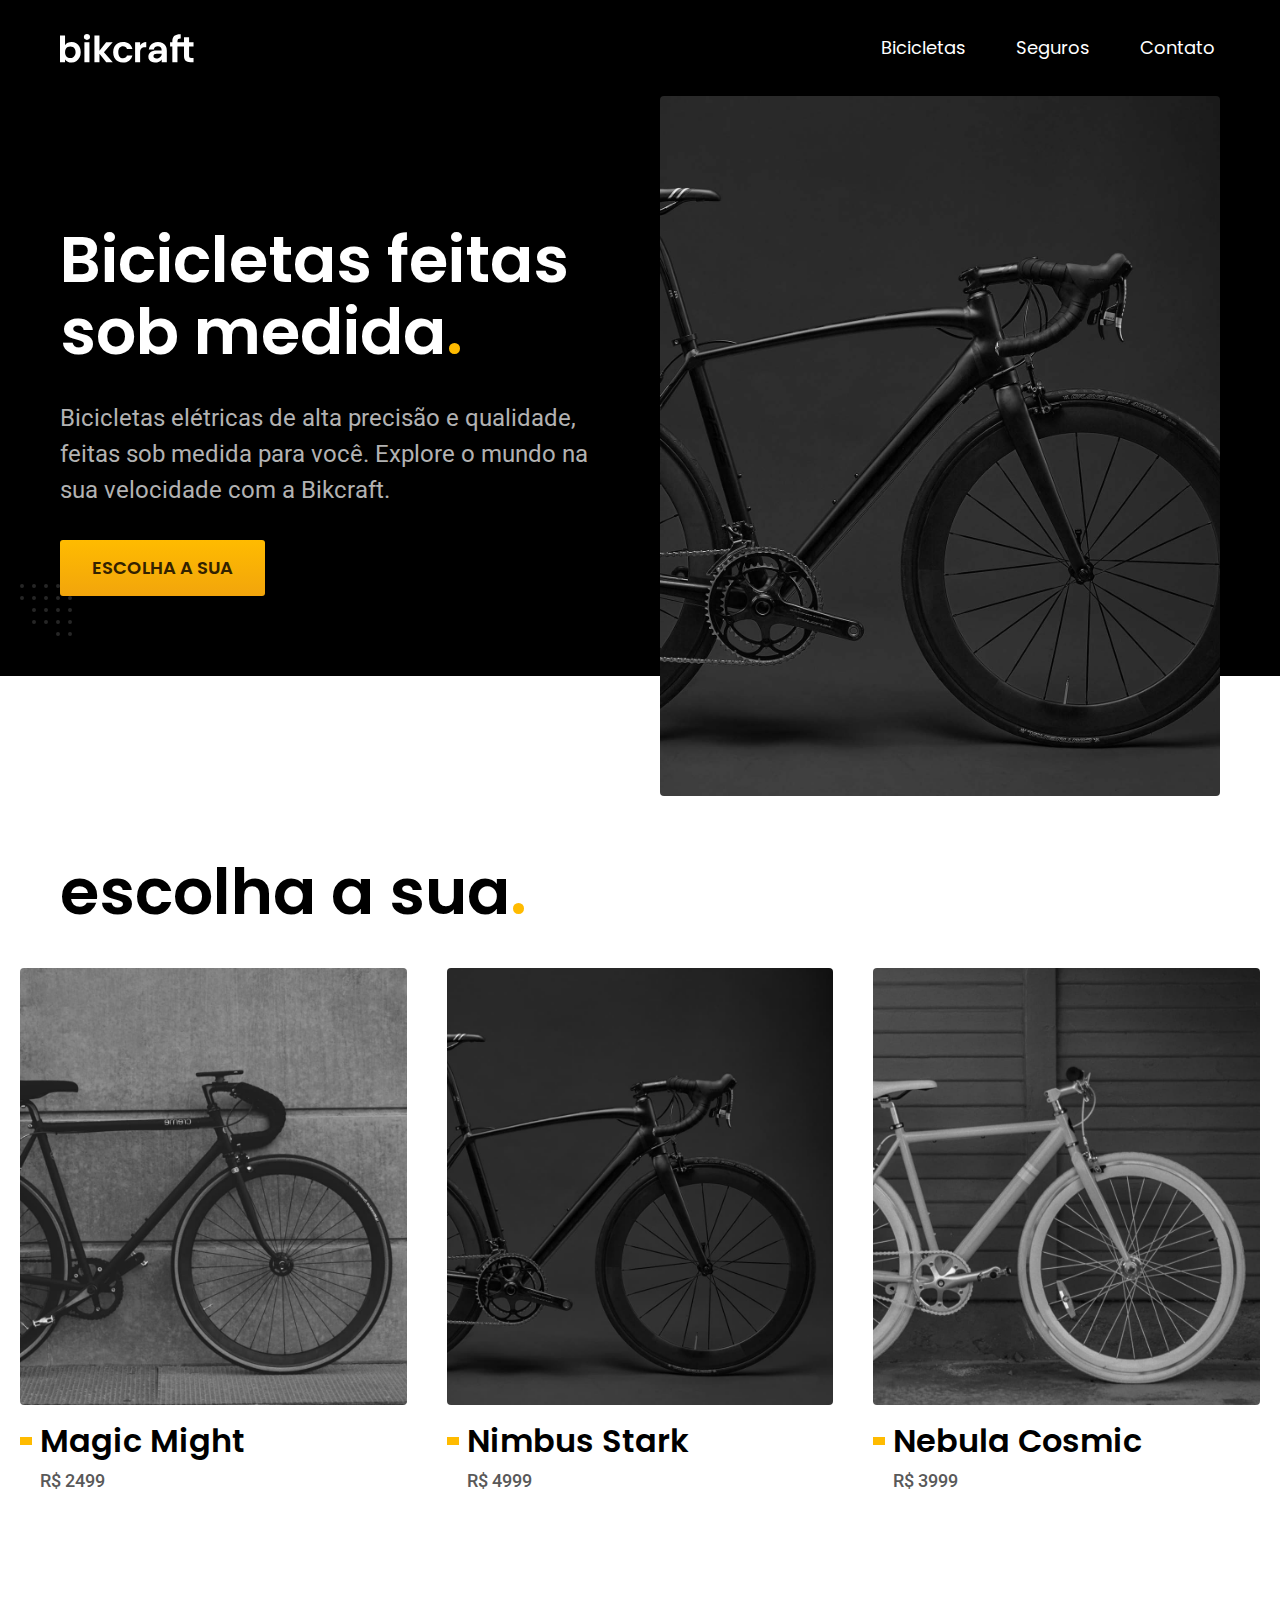
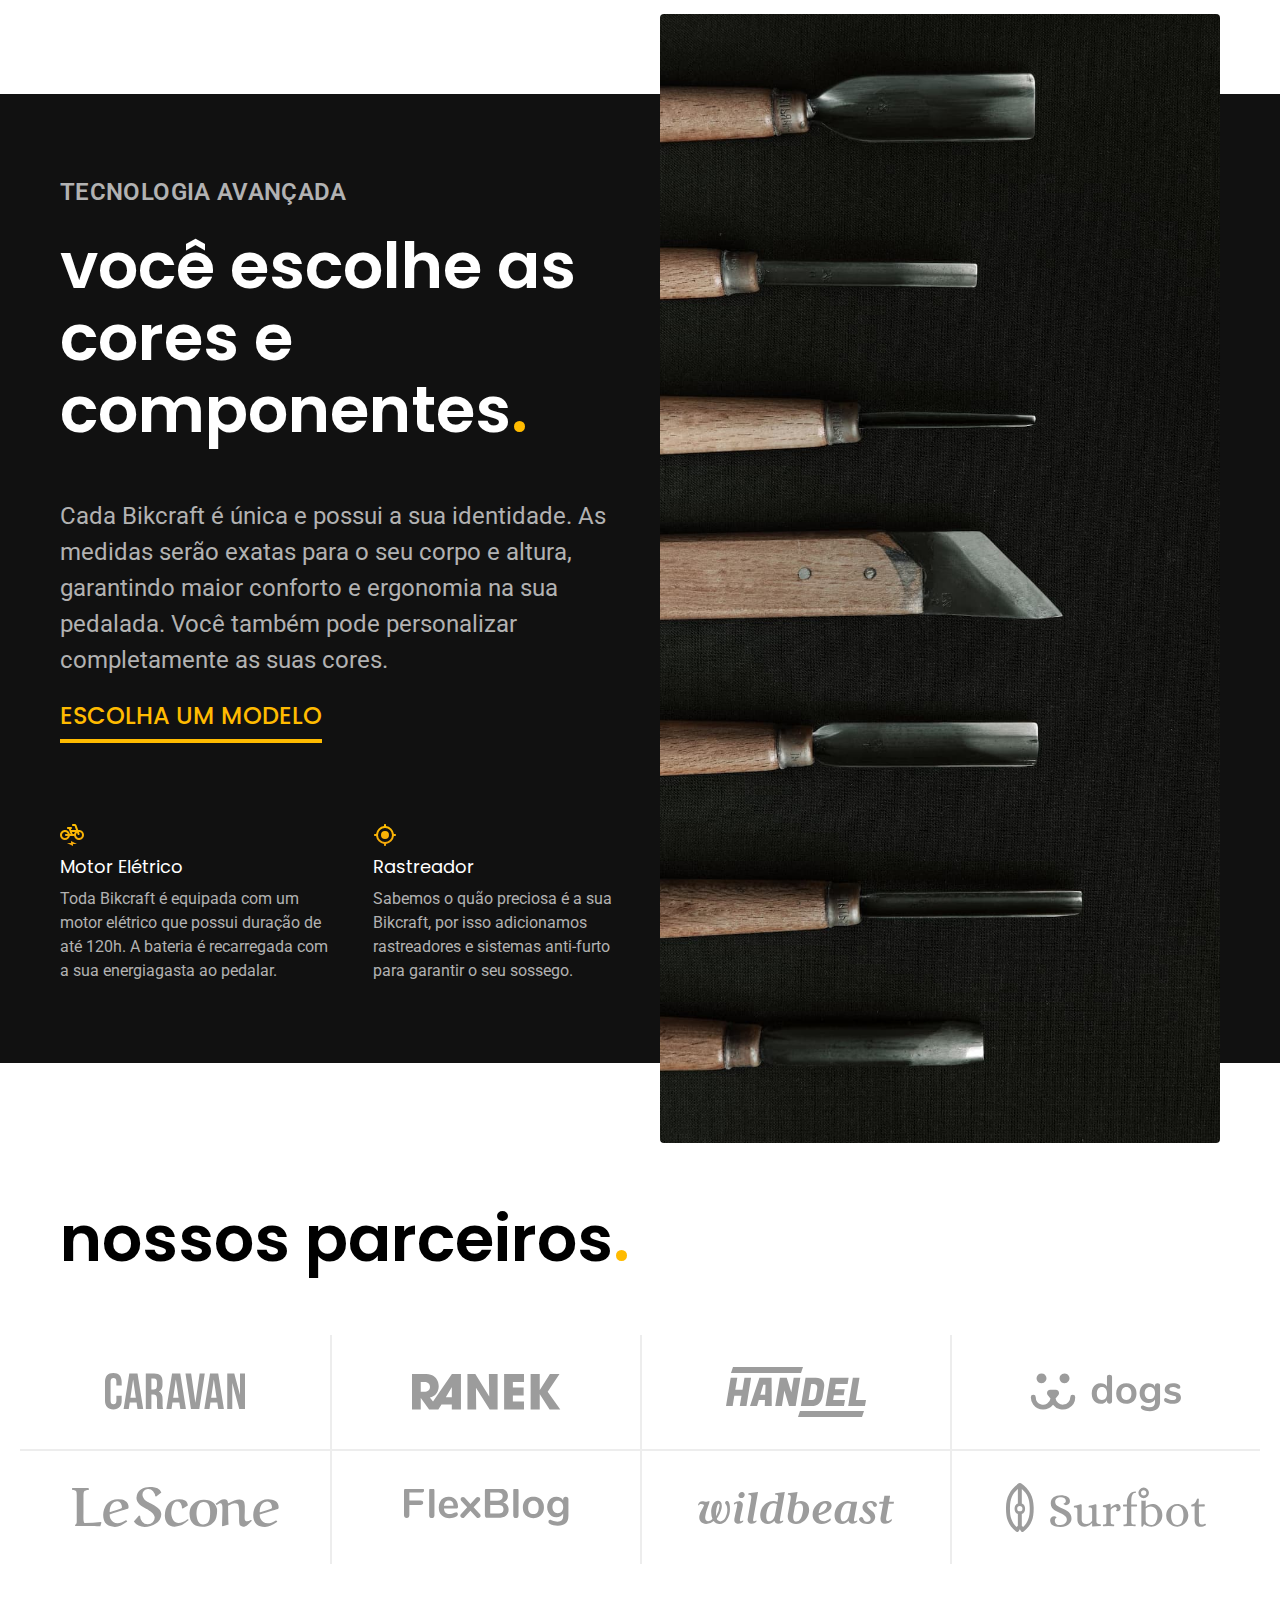
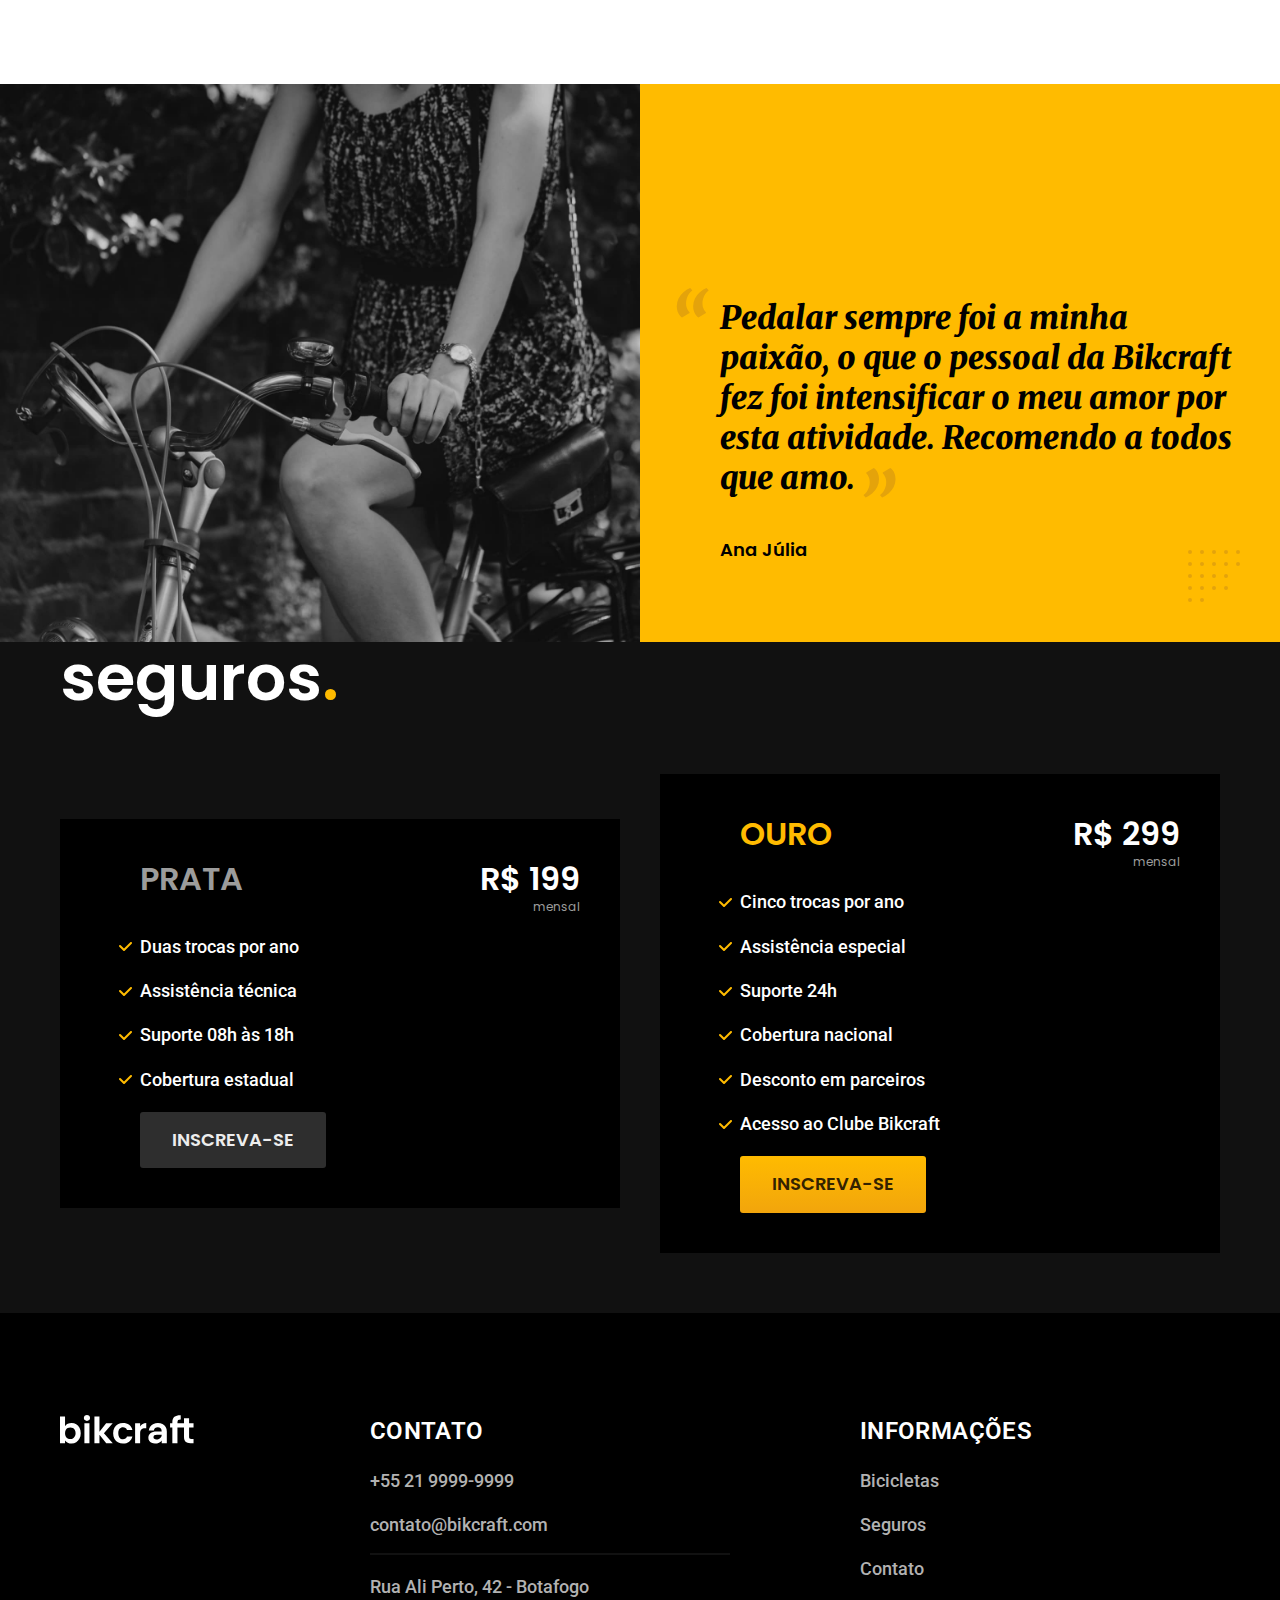
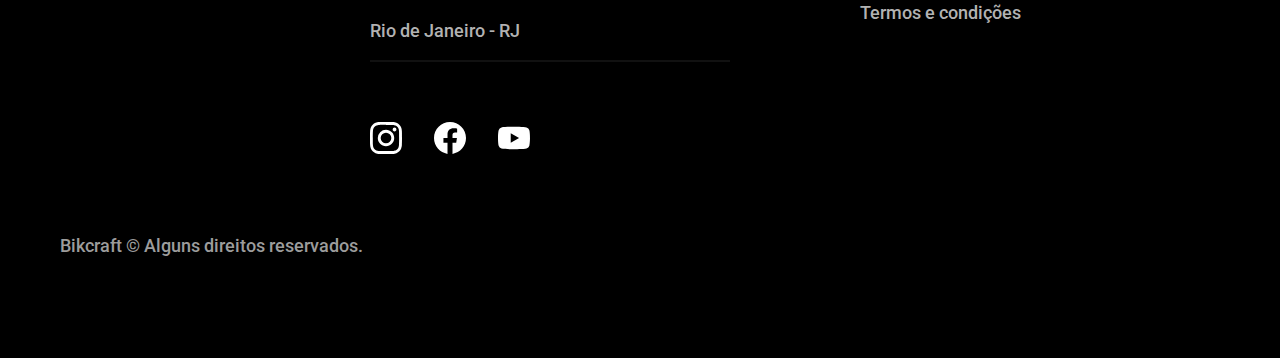
<file: index.html>
<!DOCTYPE html>
<html lang="pt-br">

<head>
  <meta charset="UTF-8">
  <meta http-equiv="X-UA-Compatible" content="IE=edge">
  <meta name="viewport" content="width=device-width, initial-scale=1.0">
  <title>Bikcraft - Bicicletas Elétricas</title>
  <meta name="description" content="Bicicletas elétricas de alta precisão e qualidade,  feitas sob medida para o cliente. Explore o mundo na sua velocidade com a Bikcraft.">
  <link rel="icon" href="./favicon.svg" type="image/svg+xml">
  <link rel="preload" href="css/style.min.css" as="style">
  <link rel="stylesheet" href="css/style.min.css">
  <link rel="preconnect" href="https://fonts.googleapis.com">
  <link rel="preconnect" href="https://fonts.gstatic.com" crossorigin>
  <link href="https://fonts.googleapis.com/css2?family=Poppins:wght@400;600&family=Roboto:wght@400;500&display=swap" rel="stylesheet">
  <link rel="preconnect" href="https://fonts.googleapis.com">
  <link rel="preconnect" href="https://fonts.gstatic.com" crossorigin>
  <link href="https://fonts.googleapis.com/css2?family=Merriweather:ital,wght@1,900&display=swap" rel="stylesheet">
  <script>document.documentElement.classList.add('js')</script>
</head>

<body>
  <header class="header-bg">
    <div class="header container">
      <a href="./">
        <img class="logo" src="/img/bikcraft.svg" width="136" height="32" alt="Bikcraft">
      </a>
      <nav aria-label="primaria">
        <ul class="header-menu cor-0">
          <li><a class="menu-link font-1-m" href="./bicicletas.html">Bicicletas</a></li>
          <li><a class="menu-link font-1-m" href="./seguros.html">Seguros</a></li>
          <li><a class="menu-link font-1-m" href="./contato.html">Contato</a></li>
        </ul>
      </nav>
    </div>
  </header>
  <main class="introducao-bg">
    <div class="introducao container">
      <div class="introducao-texto">
        <h1 class="font-1-xxl cor-0 fadeInDown" data-anime="200">Bicicletas feitas sob medida<span>.</span></h1>
        <p class="cor-5 font-2-l fadeInDown" data-anime="400">Bicicletas elétricas de alta precisão e qualidade, feitas sob medida para você. Explore o mundo na sua velocidade com a Bikcraft.</p>
        <a class="botao fadeInDown" href="./bicicletas.html" data-anime="600">Escolha a sua</a>
      </div>
      <picture class="introducao-foto fadeInDown" data-anime="800">
        <source media="(max-width: 800px)" srcset="./img/bicicletas/nimbus.jpg">
        <img src="img/fotos/introducao.jpg" width="1280" height="1600" alt="Bicicleta elétrica preta">
      </picture>
    </div>
  </main>
  <article class="bicicletas-lista">
    <h2 class="font-1-xxl container">escolha a sua<span class="cor-p1">.</span></h2>
    <ul class="itens-lista">
      <li>
        <a href="./bicicletas/magic.html">
          <img src="img/bicicletas/magic-home.jpg" width="920" height="1040" alt="Bicicleta preta">
          <h3 class="font-1-xl">Magic Might</h3>
          <span class="font-2-m cor-8">R$ 2499</span>
        </a>
      </li>
      <li>
        <a href="./bicicletas/nimbus.html">
          <img src="img/bicicletas/nimbus-home.jpg" width="920" height="1040" alt="Bicicleta preta">
          <h3 class="font-1-xl">Nimbus Stark</h3>
          <span class="font-2-m cor-8">R$ 4999</span>
        </a>
      </li>
      <li>
        <a href="./bicicletas/nebula.html">
          <img src="img/bicicletas/nebula-home.jpg" width="920" height="1040" alt="Bicicleta preta">
          <h3 class="font-1-xl">Nebula Cosmic</h3>
          <span class="font-2-m cor-8">R$ 3999</span>
        </a>
      </li>
    </ul>
  </article>
  <article class="tecnologia-bg">
    <div class="tecnologia container">

      <div class="tecnologia-texto">

        <span class="cor-5 font-2-l-b">Tecnologia avançada</span>

        <h2 class="font-1-xxl cor-0">você escolhe as cores e componentes<span class="cor-p1">.</span></h2>
        <p class="cor-5 font-2-l">Cada Bikcraft é única e possui a sua identidade. As medidas serão exatas para o seu corpo e altura, garantindo maior conforto e ergonomia na sua pedalada. Você também pode personalizar completamente as suas cores.</p>
        <a class="cor-p1 font-1-m-b link" href="./bicicletas.html">Escolha um modelo</a>

        <div class="tecnologia-flex">
          <div>
            <img src="./img/icones/eletrica.svg" width="24" height="24" alt="">
            <h3 class="cor-0 font-1-m">Motor Elétrico</h3>
            <p class="cor-5 font-2-s">Toda Bikcraft é equipada com um motor elétrico que possui duração de até 120h. A bateria é recarregada com a sua energiagasta ao pedalar.</p>
          </div>

          <div>
            <img src="./img/icones/rastreador.svg" width="24" height="24" alt="">
            <h3 class="cor-0 font-1-m">Rastreador</h3>
            <p class="cor-5 font-2-s">Sabemos o quão preciosa é a sua Bikcraft, por isso adicionamos rastreadores e sistemas anti-furto para garantir o seu sossego.</p>
          </div>
        </div>
      </div>
      <div class="tecnologia-imagem">
        <img src="./img/fotos/tecnologia.jpg" width="1200" height="1920" alt="">
      </div>
  </article>
  <section class="parceiros" aria-label="Nossos parceiros">
    <h2 class="font-1-xxl cor-12 container">nossos parceiros<span class="cor-p1">.</span></h2>
    <ul>
      <li><img src="img/parceiros/caravan.svg" width="140" height="38" alt=""></li>
      <li><img src="img/parceiros/ranek.svg" width="149" height="36" alt=""></li>
      <li><img src="img/parceiros/handel.svg" width="140" height="50" alt=""></li>
      <li><img src="img/parceiros/dogs.svg" width="152" height="39" alt=""></li>
      <li><img src="img/parceiros/lescone.svg" width="208" height="41" alt=""></li>
      <li><img src="img/parceiros/flexblog.svg" width="165" height="38" alt=""></li>
      <li><img src="img/parceiros/wildbeast.svg" width="196" height="34" alt=""></li>
      <li><img src="img/parceiros/surfbot.svg" width="200" height="49" alt=""></li>
    </ul>
  </section>
  <section class="depoimento" aria-label="Depoimento">
    <div class="depoimento-img">
      <img src="img/fotos/depoimento.jpg" width="1560" height="1360" alt="Pessoa pedalando uma Bikcraft">
    </div>
    <div class="depoimento-texto">
      <blockquote class="font-1-xl cor-p5">
        <p>Pedalar sempre foi a minha paixão, o que o pessoal da Bikcraft fez foi intensificar o meu amor por esta atividade. Recomendo a todos que amo.</p>
      </blockquote>
      <span class="font-1-m-b cor-p4">Ana Júlia</span>
    </div>
  </section>
  <article class="seguros-bg cor-0">
    <div class="seguros container">
      <h2 class="font-1-xxl">seguros<span class="cor-p1">.</span></h2>
      <div class="seguros-grid">
        <div class="seguros-item">
          <div class="seguros-topo">
            <h3 class="font-1-xl cor-6">Prata</h3>
            <span class="font-1-xl">R$ 199<span class="font-1-xs cor-6">mensal</span></span>
          </div>
          <ul class="font-2-m cor-0">
            <li>Duas trocas por ano</li>
            <li>Assistência técnica</li>
            <li>Suporte 08h às 18h</li>
            <li>Cobertura estadual</li>
          </ul>
          <a class="botao secundario" href="./orcamento.html">Inscreva-se</a>
        </div>
        <div class="seguros-item">
          <div class="seguros-topo">
            <h3 class="font-1-xl cor-p1">Ouro</h3>
            <span class="font-1-xl">R$ 299<span class="font-1-xs cor-6">mensal</span></span>
          </div>
          <ul class="font-2-m cor-0">
            <li>Cinco trocas por ano</li>
            <li>Assistência especial</li>
            <li>Suporte 24h</li>
            <li>Cobertura nacional</li>
            <li>Desconto em parceiros</li>
            <li>Acesso ao Clube Bikcraft</li>
          </ul>
          <a class="botao" href="./orcamento.html">Inscreva-se</a>
        </div>
      </div>
    </div>
  </article>
  <footer class="footer-bg">
    <div class="footer container">
      <img class="footer-logo" src="./img/bikcraft.svg" width="136" height="32" alt="">
      <div>
        <h3 class="font-2-l-b cor-0">Contato</h3>
        <ul class="cor-5 font-2-m lista-1">
          <li><a href="tel:+552199999999">+55 21 9999-9999</a></li>
          <li><a href="mailto:contato@bikcraft.com">contato@bikcraft.com</a></li>
          <li>Rua Ali Perto, 42 - Botafogo</li>
          <li>Rio de Janeiro - RJ</li>
        </ul>
      </div>
      <div>
        <h3 class="font-2-l-b cor-0">Informações</h3>
        <nav aria-label="Secundaria">
          <ul class="cor-5 font-2-m">
            <li><a href="./bicicletas.html">Bicicletas</a></li>
            <li><a href="./seguros.html">Seguros</a></li>
            <li><a href="./contato.html">Contato</a></li>
            <li><a href="./termos.html">Termos e condições</a></li>
          </ul>
        </nav>
      </div>
      <div class="footer-redes">
        <img src="img/redes/instagram.svg" width="32" height="32" alt="Instagram">
        <img src="img/redes/facebook.svg" width="32" height="32" alt="Facebook">
        <img src="img/redes/youtube.svg" width="32" height="32" alt="Youtube">
      </div>
      <p class="font-2-m cor-6 footer-copy">Bikcraft © Alguns direitos reservados.</p>
    </div>
  </footer>
  <script src="./js/plugins/simple-anime.js"></script>
  <script src="./js/script.js"></script>
</body>

</html>
</file>
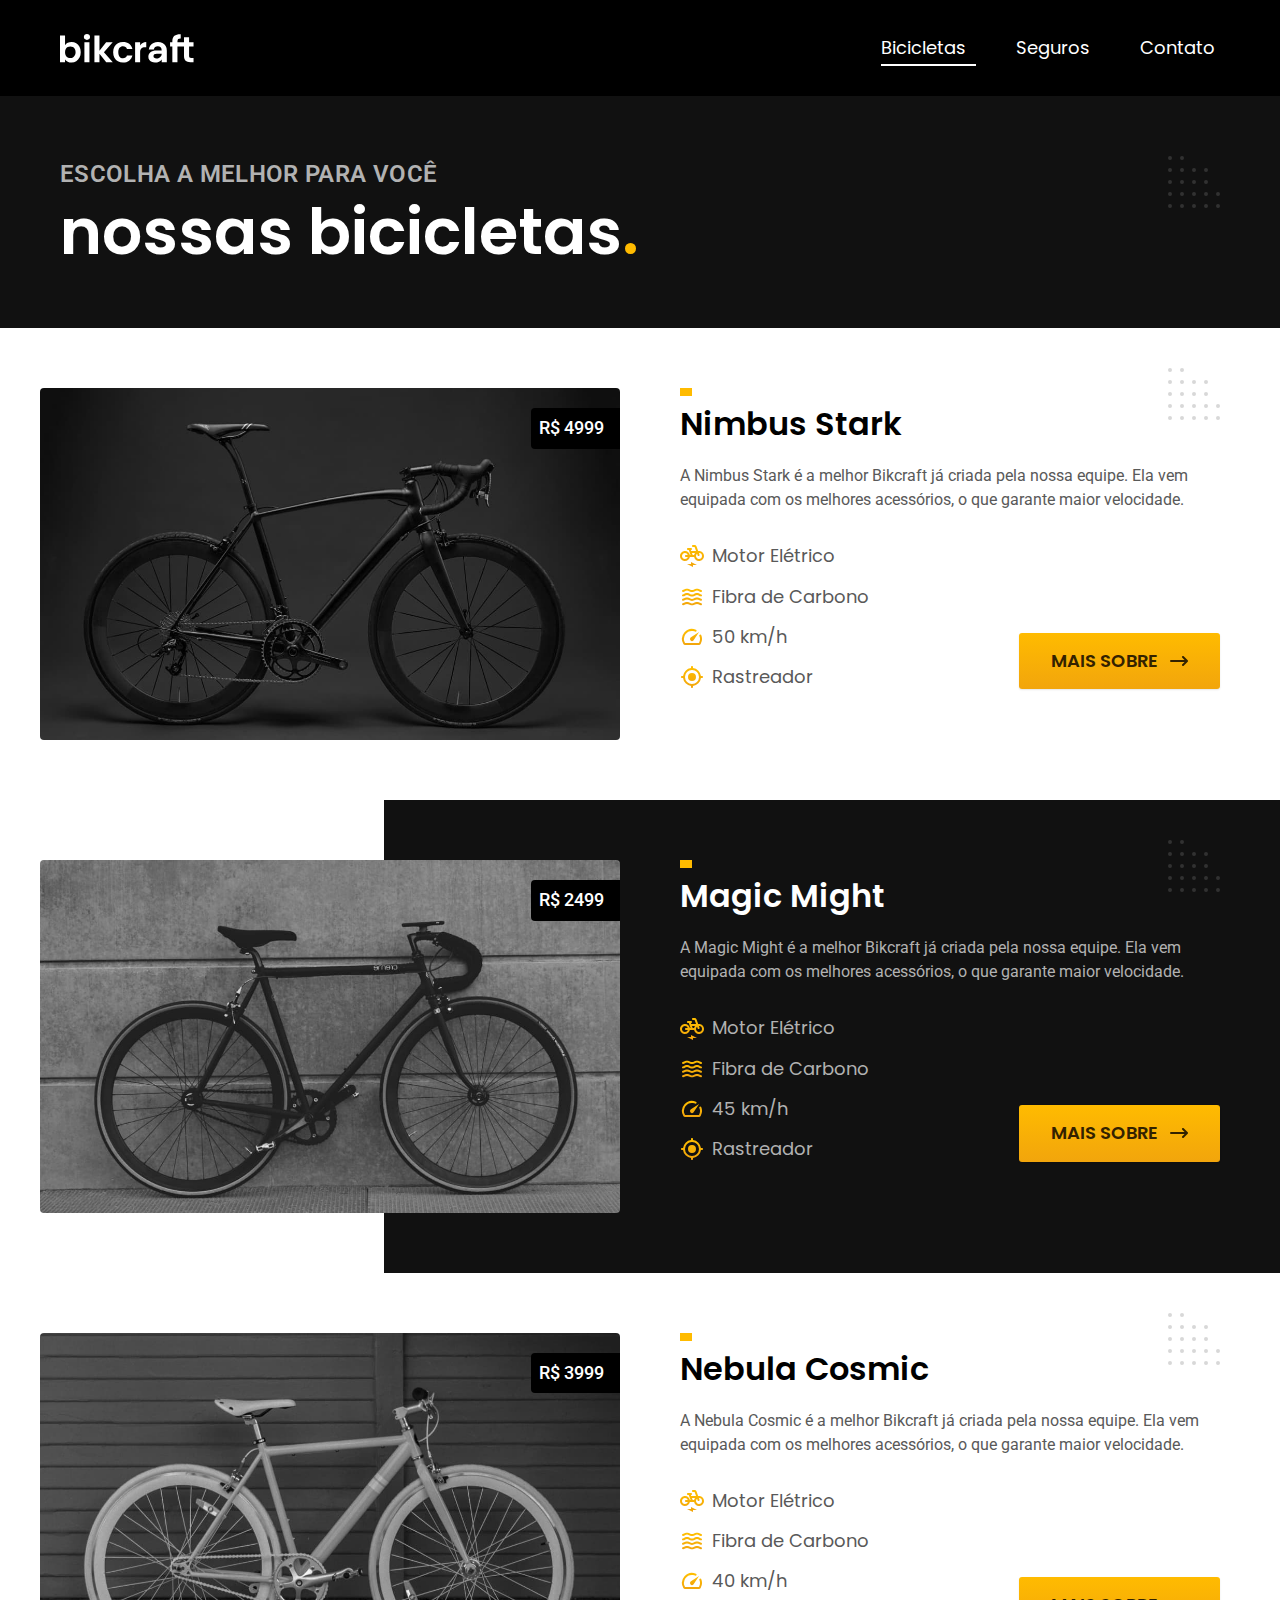
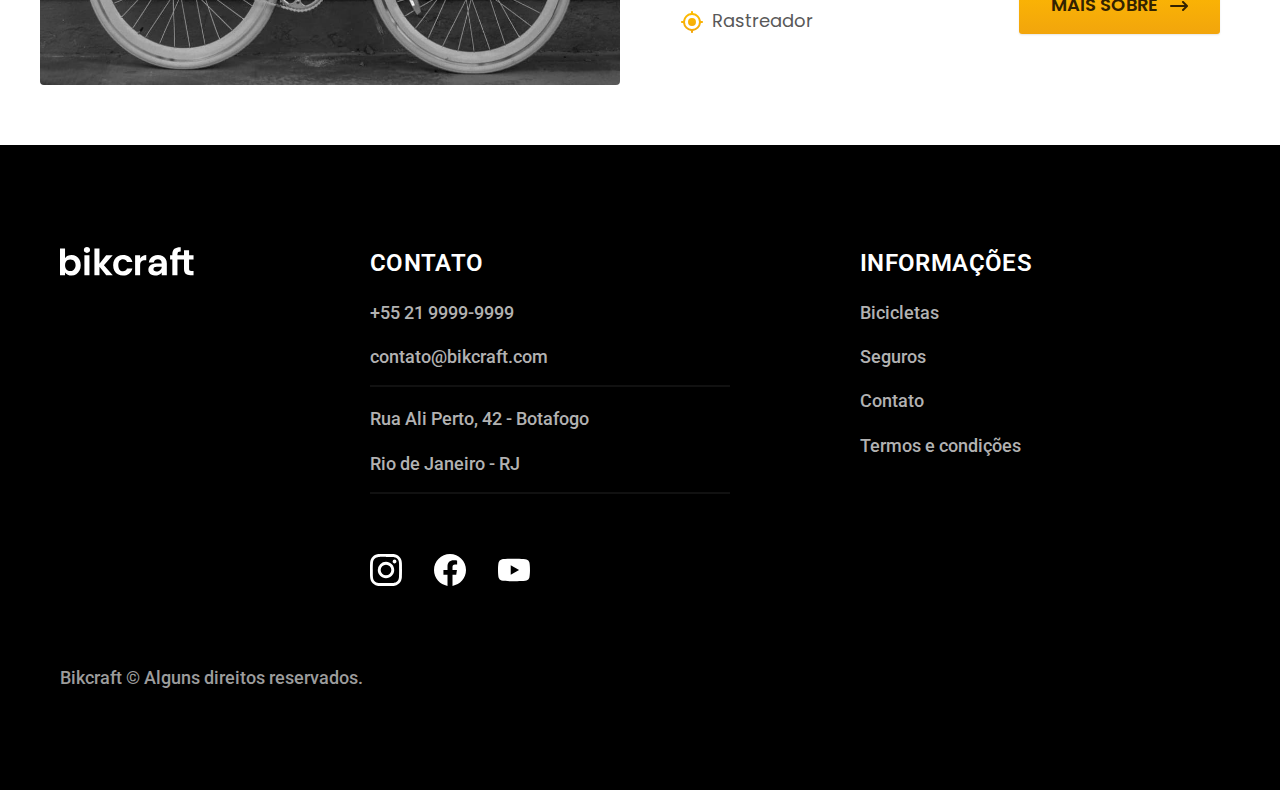
<file: bicicletas.html>
<!DOCTYPE html>
<html lang="pt-br">

<head>
  <meta charset="UTF-8">
  <meta name="viewport" content="width=device-width, initial-scale=1.0">
  <title>Bicicletas | Bikcraft</title>
  <meta name="description" content="Termos e Condições">
  <link rel="icon" href="./favicon.svg" type="image/svg+xml">
  <link rel="preload" href="css/style.min.css" as="style">
  <link rel="stylesheet" href="css/style.min.css">
  <link rel="preconnect" href="https://fonts.googleapis.com">
  <link rel="preconnect" href="https://fonts.gstatic.com" crossorigin>
  <link href="https://fonts.googleapis.com/css2?family=Poppins:wght@400;600&family=Roboto:wght@400;500&display=swap" rel="stylesheet">
  <link rel="preconnect" href="https://fonts.googleapis.com">
  <link rel="preconnect" href="https://fonts.gstatic.com" crossorigin>
  <link href="https://fonts.googleapis.com/css2?family=Merriweather:ital,wght@1,900&display=swap" rel="stylesheet">

  <script>document.documentElement.classList.add('js')</script>
</head>

<body id="bicicletas">
  <header class="header-bg">
    <div class="header container">
      <a href="./">
        <img class="logo" src="img/bikcraft.svg" alt="Bikcraft logo">
      </a>
      <nav aria-label="primaria">
        <ul class="header-menu cor-0">
          <li><a class="menu-link font-1-m" href="./bicicletas.html">Bicicletas</a></li>
          <li><a class="menu-link font-1-m" href="./seguros.html">Seguros</a></li>
          <li><a class="menu-link font-1-m" href="./contato.html">Contato</a></li>
        </ul>
      </nav>
    </div>
  </header>
  <main>
    <div class="titulo-bg">
      <div class="titulo container">
        <p class="font-2-l-b cor-5">Escolha a melhor para você</p>
        <h1 class="font-1-xxl cor-0">nossas bicicletas<span class="cor-p1">.</span></h1>
      </div>
    </div>
    <div class="bicicletas container">
      <div class="bicicletas-imagem">
        <img src="./img/bicicletas/nimbus.jpg" alt="">
        <span class="font-2-m cor-0">R$ 4999</span>
      </div>
      <div class="bicicletas-info container">
        <h2 class="font-1-xl">Nimbus Stark</h2>
        <p class="font-2-s cor-8">A Nimbus Stark é a melhor Bikcraft já criada pela nossa equipe. Ela vem equipada com os melhores acessórios, o que garante maior velocidade.</p>
        <ul class="font-1-m cor-8">
          <li><img src="img/icones/eletrica.svg" alt=""> Motor Elétrico</li>
          <li><img src="img/icones/carbono.svg" alt=""> Fibra de Carbono</li>
          <li><img src="img/icones/velocidade.svg" alt=""> 50 km/h</li>
          <li><img src="img/icones/rastreador.svg" alt=""> Rastreador</li>
        </ul>
        <a class="botao seta" href="./bicicletas/nimbus.html">Mais sobre</a>
      </div>
    </div>
    <div class="bicicletas-bg">
      <div class="bicicletas container">
        <div class="bicicletas-imagem">
          <img src="./img/bicicletas/magic.jpg" alt="">
          <span class="font-2-m cor-0">R$ 2499</span>
        </div>

        <div class="bicicletas-info container">
          <h2 class="font-1-xl cor-0">Magic Might</h2>
          <p class="font-2-s cor-5">A Magic Might é a melhor Bikcraft já criada pela nossa equipe. Ela vem equipada com os melhores acessórios, o que garante maior velocidade.</p>
          <ul class="font-1-m cor-5">
            <li><img src="img/icones/eletrica.svg" alt=""> Motor Elétrico</li>
            <li><img src="img/icones/carbono.svg" alt=""> Fibra de Carbono</li>
            <li><img src="img/icones/velocidade.svg" alt=""> 45 km/h</li>
            <li><img src="img/icones/rastreador.svg" alt=""> Rastreador</li>
          </ul>
          <a class="botao seta" href="./bicicletas/magic.html">Mais sobre</a>
        </div>

      </div>
    </div>

    <div class="bicicletas container">
      <div class="bicicletas-imagem">
        <img src="./img/bicicletas/nebula.jpg" alt="">
        <span class="font-2-m cor-0">R$ 3999</span>
      </div>
      <div class="bicicletas-info container">
        <h2 class="font-1-xl">Nebula Cosmic</h2>
        <p class="font-2-s cor-8">A Nebula Cosmic é a melhor Bikcraft já criada pela nossa equipe. Ela vem equipada com os melhores acessórios, o que garante maior velocidade.</p>
        <ul class="font-1-m cor-8">
          <li><img src="img/icones/eletrica.svg" alt=""> Motor Elétrico</li>
          <li><img src="img/icones/carbono.svg" alt=""> Fibra de Carbono</li>
          <li><img src="img/icones/velocidade.svg" alt=""> 40 km/h</li>
          <li><img src="img/icones/rastreador.svg" alt=""> Rastreador</li>
        </ul>
        <a class="botao seta" href="./bicicletas/nebula.html">Mais sobre</a>
      </div>
    </div>
    </div>



  </main>

  <footer class="footer-bg">
    <div class="footer container">
      <img class="footer-logo" src="./img/bikcraft.svg" alt="">
      <div>
        <h3 class="font-2-l-b cor-0">Contato</h3>
        <ul class="cor-5 font-2-m lista-1">
          <li><a href="tel:+552199999999">+55 21 9999-9999</a></li>
          <li><a href="mailto:contato@bikcraft.com">contato@bikcraft.com</a></li>
          <li>Rua Ali Perto, 42 - Botafogo</li>
          <li>Rio de Janeiro - RJ</li>
        </ul>
      </div>
      <div>
        <h3 class="font-2-l-b cor-0">Informações</h3>
        <nav aria-label="Secundaria">
          <ul class="cor-5 font-2-m">
            <li><a href="./bicicletas.html">Bicicletas</a></li>
            <li><a href="./seguros.html">Seguros</a></li>
            <li><a href="./contato.html">Contato</a></li>
            <li><a href="./termos.html">Termos e condições</a></li>
          </ul>
        </nav>
      </div>
      <div class="footer-redes">
        <img src="/img/redes/instagram.svg" alt="">
        <img src="/img/redes/facebook.svg" alt="">
        <img src="/img/redes/youtube.svg" alt="">
      </div>

      <p class="font-2-m cor-6 footer-copy">Bikcraft © Alguns direitos reservados.</p>


    </div>

  </footer>

  <script src="./js/script.js"></script>
</body>

</html>
</file>
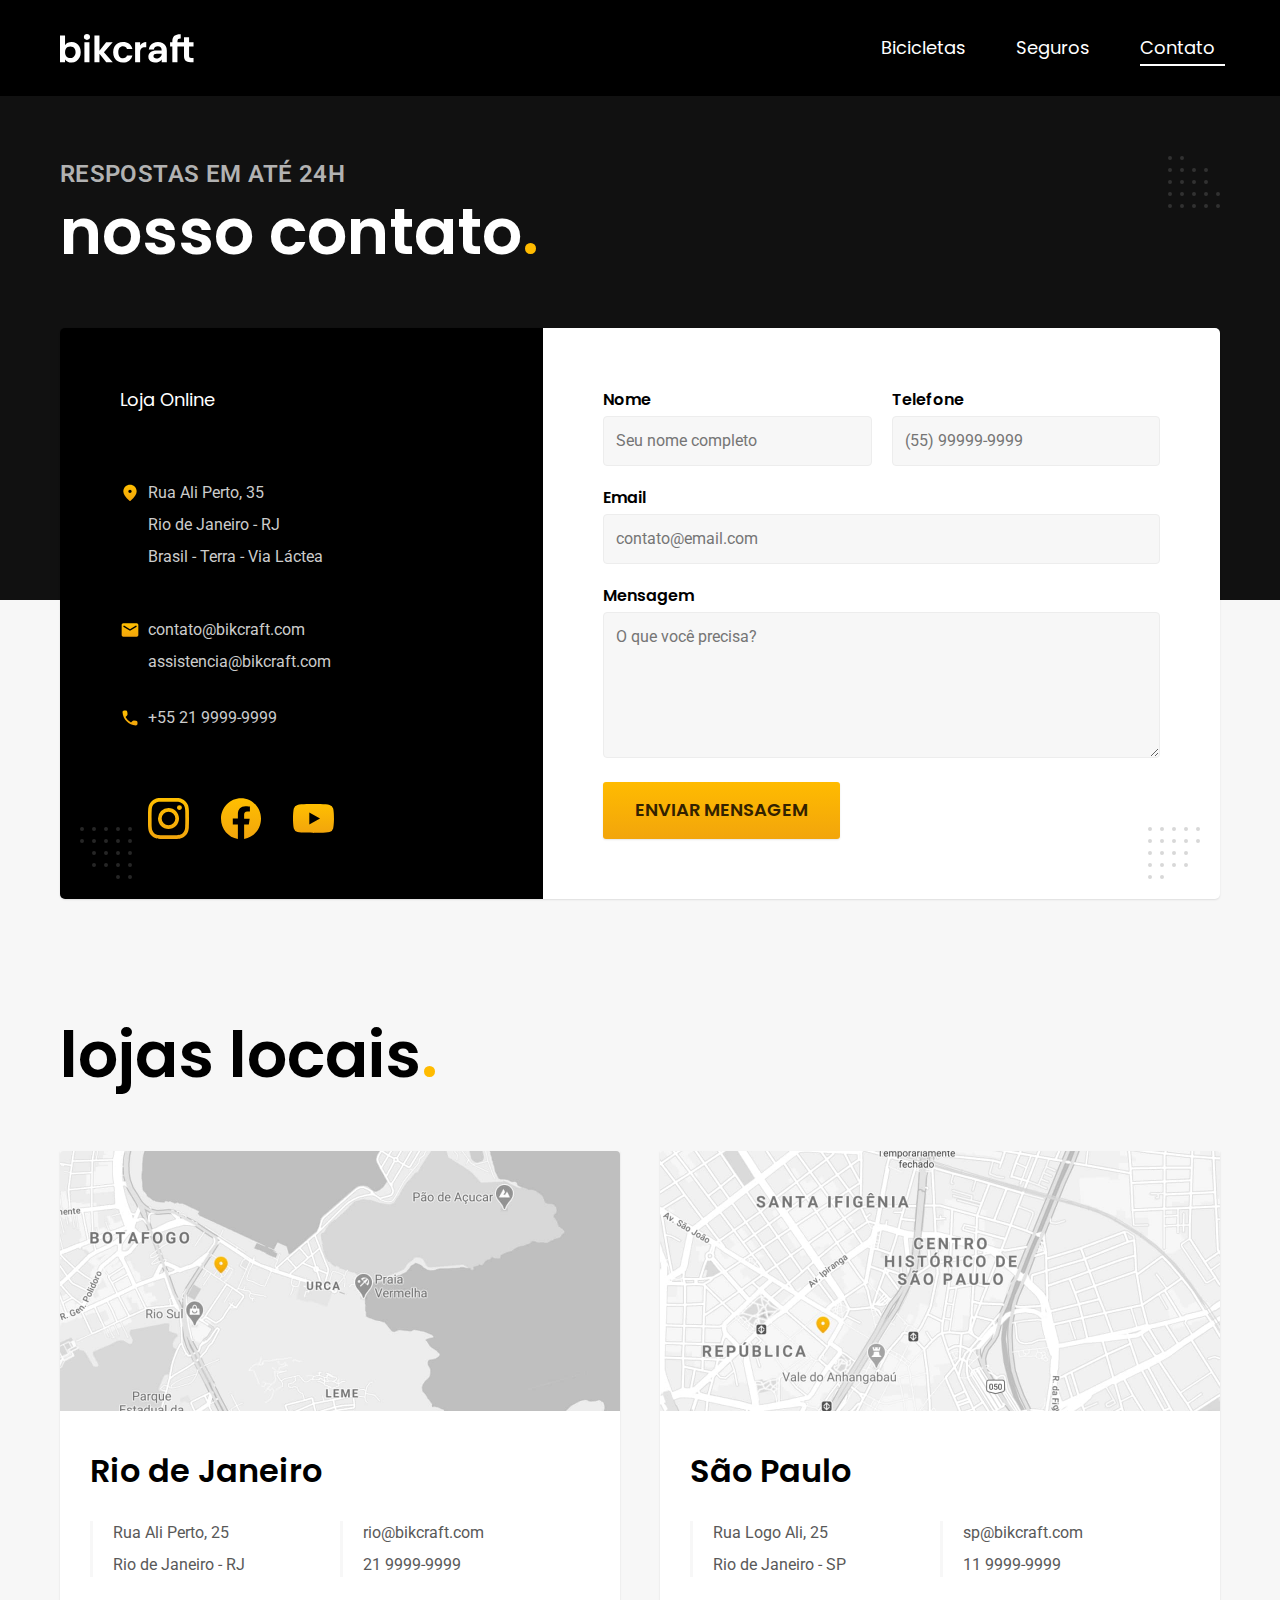
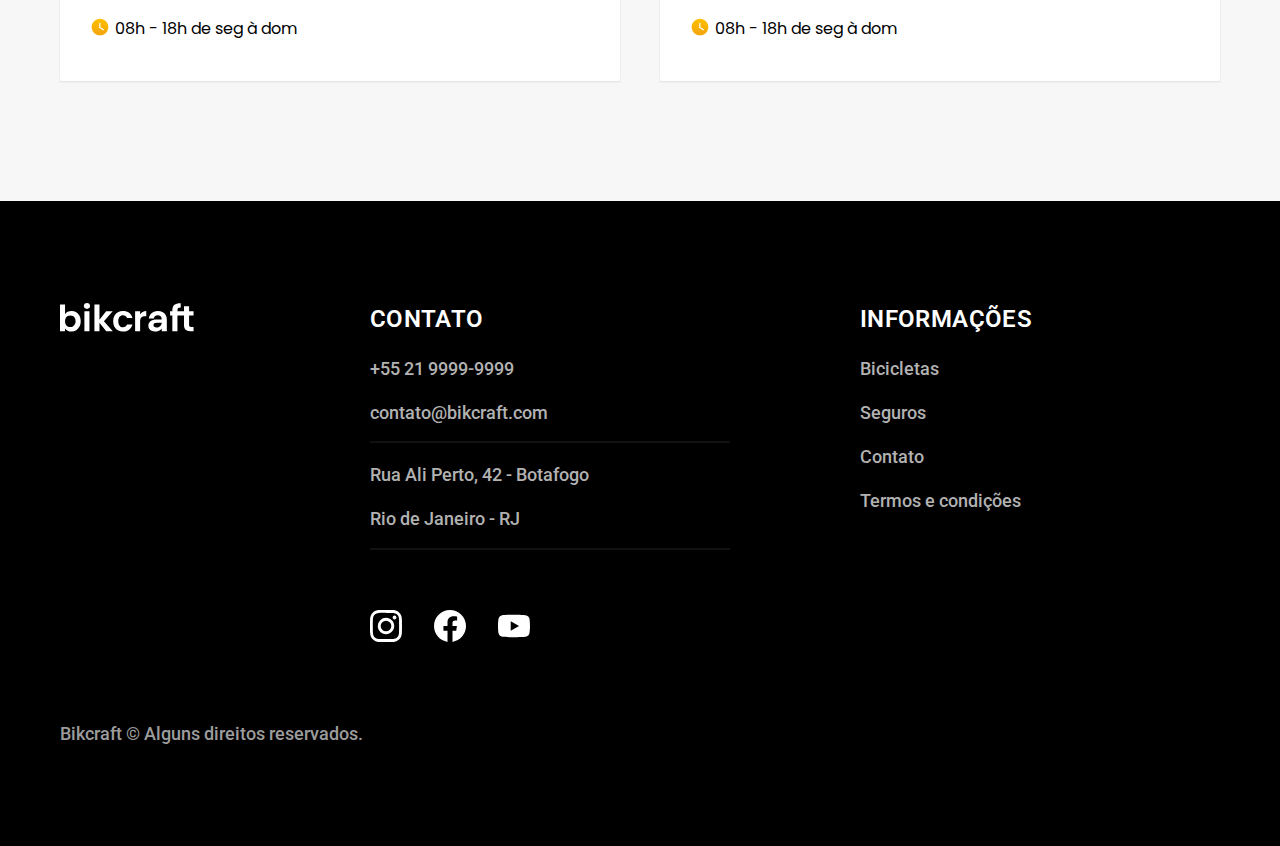
<file: contato.html>
<!DOCTYPE html>
<html lang="pt-br">

<head>
  <meta charset="UTF-8">
  <meta name="viewport" content="width=device-width, initial-scale=1.0">
  <title>Contato | Bikcraft</title>
  <meta name="description" content="Contato">
  <link rel="icon" href="./favicon.svg" type="image/svg+xml">
  <link rel="preload" href="css/style.min.css" as="style">
  <link rel="stylesheet" href="css/style.min.css">
  <link rel="preconnect" href="https://fonts.googleapis.com">
  <link rel="preconnect" href="https://fonts.gstatic.com" crossorigin>
  <link href="https://fonts.googleapis.com/css2?family=Poppins:wght@400;600&family=Roboto:wght@400;500&display=swap" rel="stylesheet">
  <link rel="preconnect" href="https://fonts.googleapis.com">
  <link rel="preconnect" href="https://fonts.gstatic.com" crossorigin>
  <link href="https://fonts.googleapis.com/css2?family=Merriweather:ital,wght@1,900&display=swap" rel="stylesheet">
  <script>document.documentElement.classList.add('js')</script>
</head>

<body id="contato">
  <header class="header-bg">
    <div class="header container">
      <a href="./">
        <img class="logo" src="img/bikcraft.svg" alt="Bikcraft logo">
      </a>
      <nav aria-label="primaria">
        <ul class="header-menu cor-0">
          <li><a class="menu-link font-1-m" href="./bicicletas.html">Bicicletas</a></li>
          <li><a class="menu-link font-1-m" href="./seguros.html">Seguros</a></li>
          <li><a class="menu-link font-1-m" href="./contato.html">Contato</a></li>
        </ul>
      </nav>
    </div>
  </header>
  <main>
    <div class="titulo-bg">
      <div class="titulo container">
        <p class="font-2-l-b cor-5">Respostas em até 24h</p>
        <h1 class="font-1-xxl cor-0">nosso contato<span class="cor-p1">.</span></h1>
      </div>
    </div>
    <div data-anime="200" class="contato container fadeInUp">
      <section class="contato-dados" aria-label="Endereço">
        <h2 class="font-1-m cor-0">Loja Online</h2>
        <div class="contato-endereco font-2-s cor-4">
          <p>Rua Ali Perto, 35</p>
          <p>Rio de Janeiro - RJ</p>
          <p>Brasil - Terra - Via Láctea</p>
        </div>
        <address class="contato-meios font-2-s cor-4">
          <a href="mailto:contato@bikcraft.com">contato@bikcraft.com</a>
          <a href="mailto:assistencia@bikcraft.com">assistencia@bikcraft.com</a>
          <a href="tel:+552199999999">+55 21 9999-9999</a>
        </address>
        <div class="contato-redes">
          <img src="/img/redes/instagram-p.svg" alt="">
          <img src="/img/redes/facebook-p.svg" alt="">
          <img src="/img/redes/youtube-p.svg" alt="">
        </div>
      </section>
      <section class="contato-formulario" aria-label="Formulário">
        <form class="form" action="./contato.html">
          <div>
            <label for="nome">Nome</label>
            <input type="text" id="nome" name="nome" placeholder="Seu nome completo">
          </div>
          <div>
            <label for="telefone">Telefone</label>
            <input type="text" placeholder="(55) 99999-9999">
          </div>
          <div class="col-2">
            <label for="email">Email</label>
            <input type="text" name="email" id="email" placeholder="contato@email.com">
          </div>
          <div class="col-2">
            <label for="mensagem">Mensagem</label>
            <textarea rows="5" name="mensagem" id="mensagem" name="mensagem" rows="10" placeholder="O que você precisa?"></textarea>
          </div>
          <button class="botao col-2">Enviar Mensagem</button>
        </form>
      </section>
    </div>
  </main>
  <article class="contato-lojas container">
    <h2 class="font-1-xxl cor-12">lojas locais<span class="cor-p1">.</span></h2>
    <div class="loja">
      <img src="./img/lojas/rj.jpg" alt="Mapa do Rio">
      <div class="loja-info">
        <h3 class="font-1-xl">Rio de Janeiro</h3>
        <ul class="font-2-s cor-8">
          <li>Rua Ali Perto, 25</li>
          <li>Rio de Janeiro - RJ</li>
        </ul>
        <address class="font-2-s cor-8">
          <a href="mailto:rio@bikcraft.com">rio@bikcraft.com</a>
          <a href="tel:+552199999999">21 9999-9999</a>
        </address>
        <p class="font-1-s">08h - 18h de seg à dom</p>
      </div>
    </div>
    <div class="loja">
      <img src="./img/lojas/sp.jpg" alt="Mapa marcando o endereço em Rua Ali Perto, 25 - Rio de Janeiro - RJ">
      <div class="loja-info">
        <h3 class="font-1-xl">São Paulo</h3>
        <ul class="font-2-s cor-8">
          <li>Rua Logo Ali, 25</li>
          <li>Rio de Janeiro - SP</li>
        </ul>
        <address class="font-2-s cor-8">
          <a href="mailto:sp@bikcraft.com">sp@bikcraft.com</a>
          <a href="tel:+551199999999">11 9999-9999</a>
        </address>
        <p class="font-1-s">08h - 18h de seg à dom</p>
      </div>
    </div>
  </article>
  <footer class="footer-bg">
    <div class="footer container">
      <img class="footer-logo" src="./img/bikcraft.svg" alt="">
      <div>
        <h3 class="font-2-l-b cor-0">Contato</h3>
        <ul class="cor-5 font-2-m lista-1">
          <li><a href="tel:+552199999999">+55 21 9999-9999</a></li>
          <li><a href="mailto:contato@bikcraft.com">contato@bikcraft.com</a></li>
          <li>Rua Ali Perto, 42 - Botafogo</li>
          <li>Rio de Janeiro - RJ</li>
        </ul>
      </div>
      <div>
        <h3 class="font-2-l-b cor-0">Informações</h3>
        <nav aria-label="Secundaria">
          <ul class="cor-5 font-2-m">
            <li><a href="./bicicletas.html">Bicicletas</a></li>
            <li><a href="./seguros.html">Seguros</a></li>
            <li><a href="./contato.html">Contato</a></li>
            <li><a href="./termos.html">Termos e condições</a></li>
          </ul>
        </nav>
      </div>
      <div class="footer-redes">
        <img src="/img/redes/instagram.svg" alt="">
        <img src="/img/redes/facebook.svg" alt="">
        <img src="/img/redes/youtube.svg" alt="">
      </div>
      <p class="font-2-m cor-6 footer-copy">Bikcraft © Alguns direitos reservados.</p>
    </div>
  </footer>
  <script src="./js/plugins/simple-anime.js"></script>

  <script src="./js/script.js"></script>
</body>

</html>
</file>
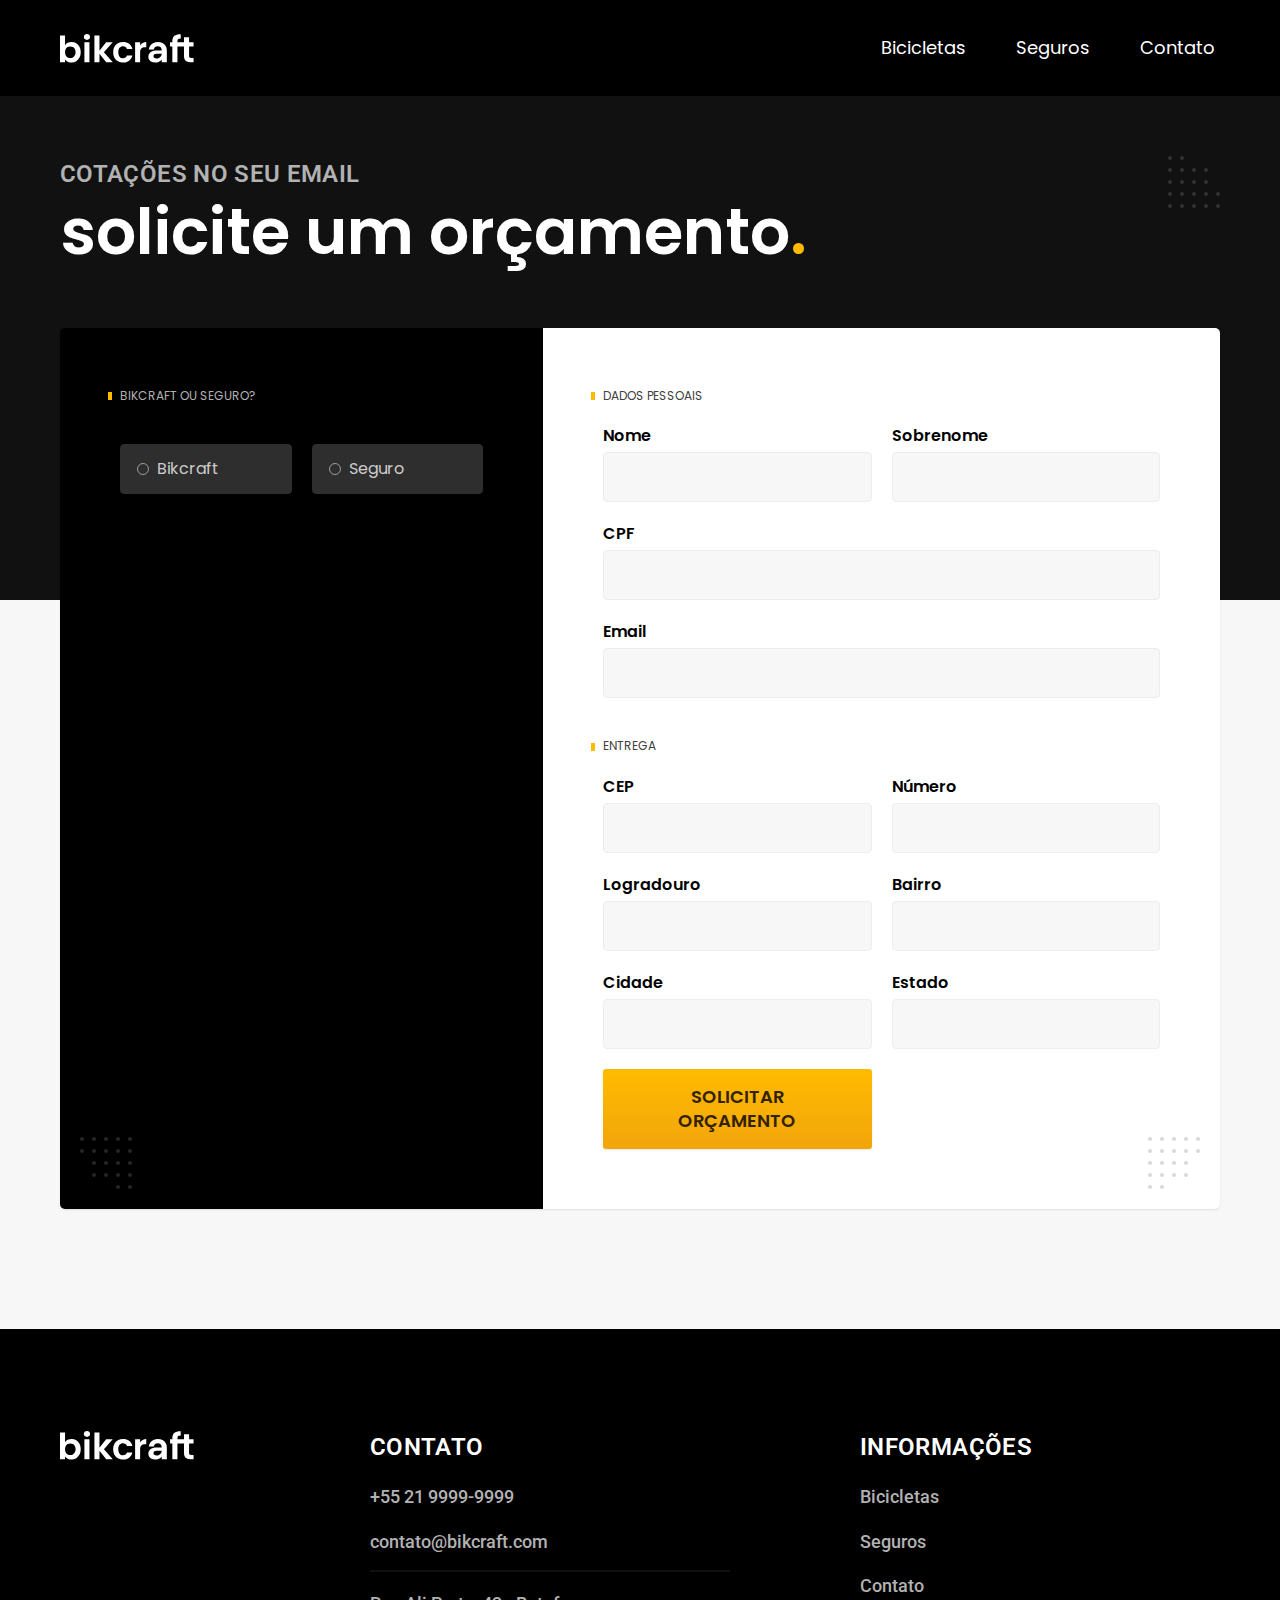
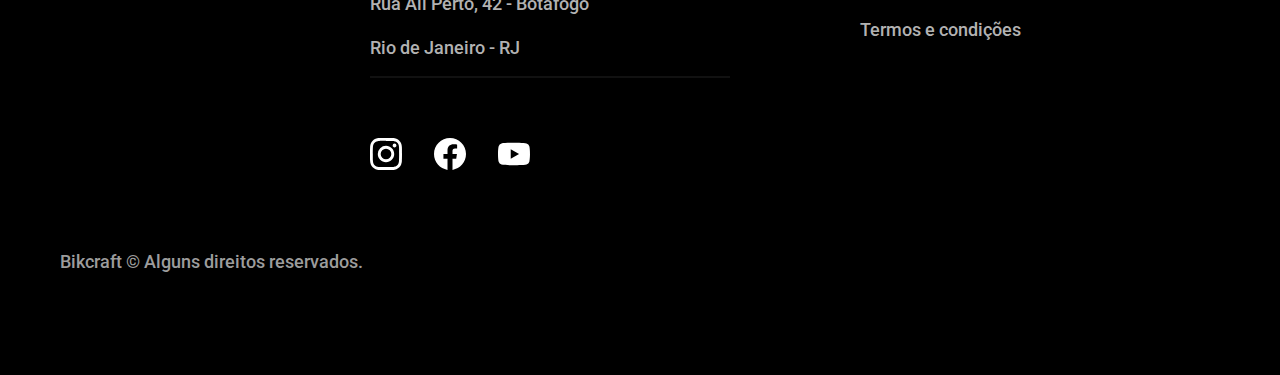
<file: orcamento.html>
<!DOCTYPE html>
<html lang="pt-br">

<head>
  <meta charset="UTF-8">
  <meta name="viewport" content="width=device-width, initial-scale=1.0">
  <title>Orçamento | Bikcraft</title>
  <meta name="description" content="Orçamento">
  <link rel="icon" href="./favicon.svg" type="image/svg+xml">
  <link rel="preload" href="css/style.min.css" as="style">
  <link rel="stylesheet" href="css/style.min.css">
  <link rel="preconnect" href="https://fonts.googleapis.com">
  <link rel="preconnect" href="https://fonts.gstatic.com" crossorigin>
  <link href="https://fonts.googleapis.com/css2?family=Poppins:wght@400;600&family=Roboto:wght@400;500&display=swap" rel="stylesheet">
  <link rel="preconnect" href="https://fonts.googleapis.com">
  <link rel="preconnect" href="https://fonts.gstatic.com" crossorigin>
  <link href="https://fonts.googleapis.com/css2?family=Merriweather:ital,wght@1,900&display=swap" rel="stylesheet">
  <script>document.documentElement.classList.add('js')</script>
</head>

<body id="orcamento">
  <header class="header-bg">
    <div class="header container">
      <a href="./">
        <img class="logo" src="img/bikcraft.svg" alt="Bikcraft logo">
      </a>
      <nav aria-label="primaria">
        <ul class="header-menu cor-0">
          <li><a class="menu-link font-1-m" href="./bicicletas.html">Bicicletas</a></li>
          <li><a class="menu-link font-1-m" href="./seguros.html">Seguros</a></li>
          <li><a class="menu-link font-1-m" href="./contato.html">Contato</a></li>
        </ul>
      </nav>
    </div>
  </header>
  <main>
    <div class="titulo-bg">
      <div class="titulo container">
        <p class="font-2-l-b cor-5">Cotações no seu email</p>
        <h1 class="font-1-xxl cor-0">solicite um orçamento<span class="cor-p1">.</span></h1>
      </div>
    </div>

    <form class="orcamento container" action="./">
      <div class="orcamento-produto">
        <h2 class="font-1-xs cor-5">Bikcraft ou Seguro?</h2>

        <input type="radio" name="tipo" value="bikcraft" id="bikcraft">
        <label for="bikcraft">Bikcraft</label>

        <input type="radio" name="tipo" value="seguro" id="seguro">
        <label for="seguro">Seguro</label>

        <div class="orcamento-conteudo" id="orcamento-bikcraft">
          <h2 class="font-1-xs cor-5">Escolha a sua</h2>

          <input type="radio" name="produto" value="nimbus" id="nimbus">
          <label for="nimbus">Nimbus Stark <span>R$ 4999</span></label>
          <div class="orcamento-detalhes">
            <ul class="font-1-xs cor-8">
              <li>
                <img src="./img/icones/eletrica.svg" alt="">Motor Elétrico
              </li>
              <li>
                <img src="./img/icones/carbono.svg" alt="">Fibra de Carbono
              </li>
              <li>
                <img src="./img/icones/velocidade.svg" alt="">50km/h
              </li>
              <li>
                <img src="./img/icones/rastreador.svg" alt="">Rastreador
              </li>
            </ul>
            <img src="./img/bicicletas/nimbus.jpg" alt="Bicicleta preta">
          </div>

          <input type="radio" name="produto" value="magic" id="magic">
          <label for="magic">Magic Might<span>R$ 2499</span></label>
          <div class="orcamento-detalhes">
            <ul class="font-1-xs cor-8">
              <li>
                <img src="./img/icones/eletrica.svg" alt="">Motor Elétrico
              </li>
              <li>
                <img src="./img/icones/carbono.svg" alt="">Fibra de Carbono
              </li>
              <li>
                <img src="./img/icones/velocidade.svg" alt="">45km/h
              </li>
              <li>
                <img src="./img/icones/rastreador.svg" alt="">Rastreador
              </li>
            </ul>
            <img src="./img/bicicletas/magic.jpg" alt="Bicicleta preta">
          </div>
          <input type="radio" name="produto" value="nebula" id="nebula">
          <label for="nebula">Nebula Cosmic<span>R$ 3999</span></label>

          <div class="orcamento-detalhes">
            <ul class="font-1-xs cor-8">
              <li>
                <img src="./img/icones/eletrica.svg" alt="">Motor Elétrico
              </li>
              <li>
                <img src="./img/icones/carbono.svg" alt="">Fibra de Carbono
              </li>
              <li>
                <img src="./img/icones/velocidade.svg" alt="">40km/h
              </li>
              <li>
                <img src="./img/icones/rastreador.svg" alt="">Rastreador
              </li>
            </ul>
            <img src="./img/bicicletas/nebula.jpg" alt="Bicicleta branca">
          </div>
        </div>
        <div class="orcamento-conteudo" id="orcamento-seguro">
          <h2 class="font-1-xs cor-5">Escolha o plano</h2>

          <input type="radio" name="produto" value="prata" id="prata">
          <label for="prata">Prata <span>R$ 199</span></label>
          <input type="radio" name="produto" value="ouro" id="ouro">
          <label for="ouro">Ouro <span>R$299</span> </label>

        </div>
      </div>
      <div class="orcamento-dados form">
        <h2 class="font-1-xs cor-9 col-2">dados pessoais</h2>
        <div>
          <label for="nome">Nome</label>
          <input type="text" id="nome" name="nome">
        </div>
        <div>
          <label for="sobrenome">Sobrenome</label>
          <input type="text" id="sobrenome" name="sobrenome">
        </div>
        <div class="col-2">
          <label for="cpf">CPF</label>
          <input type="text" id="cpf" name="cpf">
        </div>
        <div class="col-2">
          <label for="email">Email</label>
          <input type="text" id="email" name="email">
        </div>
        <h2 class="font-1-xs cor-9 col-2">entrega</h2>
        <div>
          <label for="cep">CEP</label>
          <input type="text" id="cep" name="cep">
        </div>
        <div>
          <label for="numero">Número</label>
          <input type="text" id="numero" name="numero">
        </div>
        <div>
          <label for="logradouro">Logradouro</label>
          <input type="text" id="logradouro" name="logradouro">
        </div>
        <div>
          <label for="bairro">Bairro</label>
          <input type="text" id="bairro" name="bairro">
        </div>
        <div>
          <label for="cidade">Cidade</label>
          <input type="text" id="cidade" name="cidade">
        </div>
        <div>
          <label for="estado">Estado</label>
          <input type="text" id="estado" name="estado">
        </div>
        <button class="botao">Solicitar Orçamento</button>
      </div>
    </form>

  </main>
  <footer class="footer-bg">
    <div class="footer container">
      <img class="footer-logo" src="./img/bikcraft.svg" alt="">
      <div>
        <h3 class="font-2-l-b cor-0">Contato</h3>
        <ul class="cor-5 font-2-m lista-1">
          <li><a href="tel:+552199999999">+55 21 9999-9999</a></li>
          <li><a href="mailto:contato@bikcraft.com">contato@bikcraft.com</a></li>
          <li>Rua Ali Perto, 42 - Botafogo</li>
          <li>Rio de Janeiro - RJ</li>
        </ul>
      </div>
      <div>
        <h3 class="font-2-l-b cor-0">Informações</h3>
        <nav aria-label="Secundaria">
          <ul class="cor-5 font-2-m">
            <li><a href="./bicicletas.html">Bicicletas</a></li>
            <li><a href="./seguros.html">Seguros</a></li>
            <li><a href="./contato.html">Contato</a></li>
            <li><a href="./termos.html">Termos e condições</a></li>
          </ul>
        </nav>
      </div>
      <div class="footer-redes">
        <img src="/img/redes/instagram.svg" alt="">
        <img src="/img/redes/facebook.svg" alt="">
        <img src="/img/redes/youtube.svg" alt="">
      </div>
      <p class="font-2-m cor-6 footer-copy">Bikcraft © Alguns direitos reservados.</p>
    </div>
  </footer>
  <script src="./js/script.js"></script>
</body>

</html>
</file>
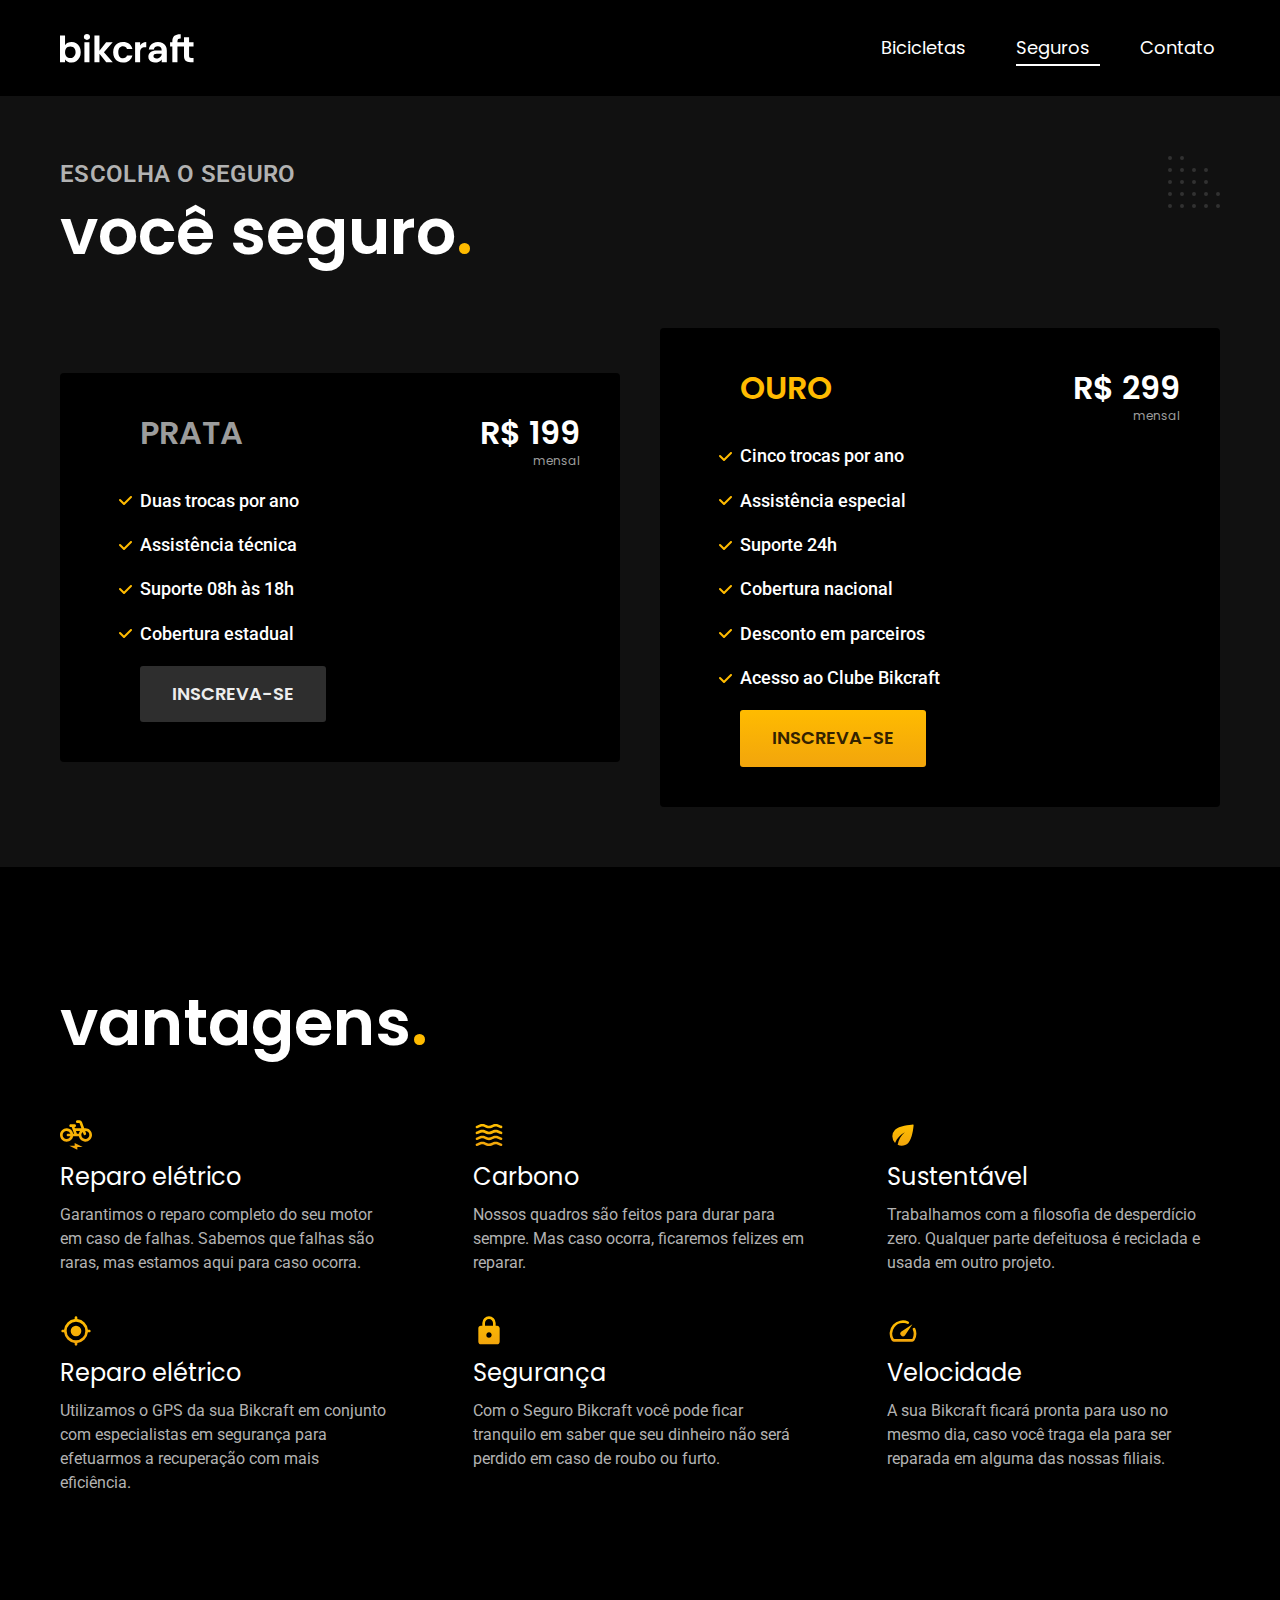
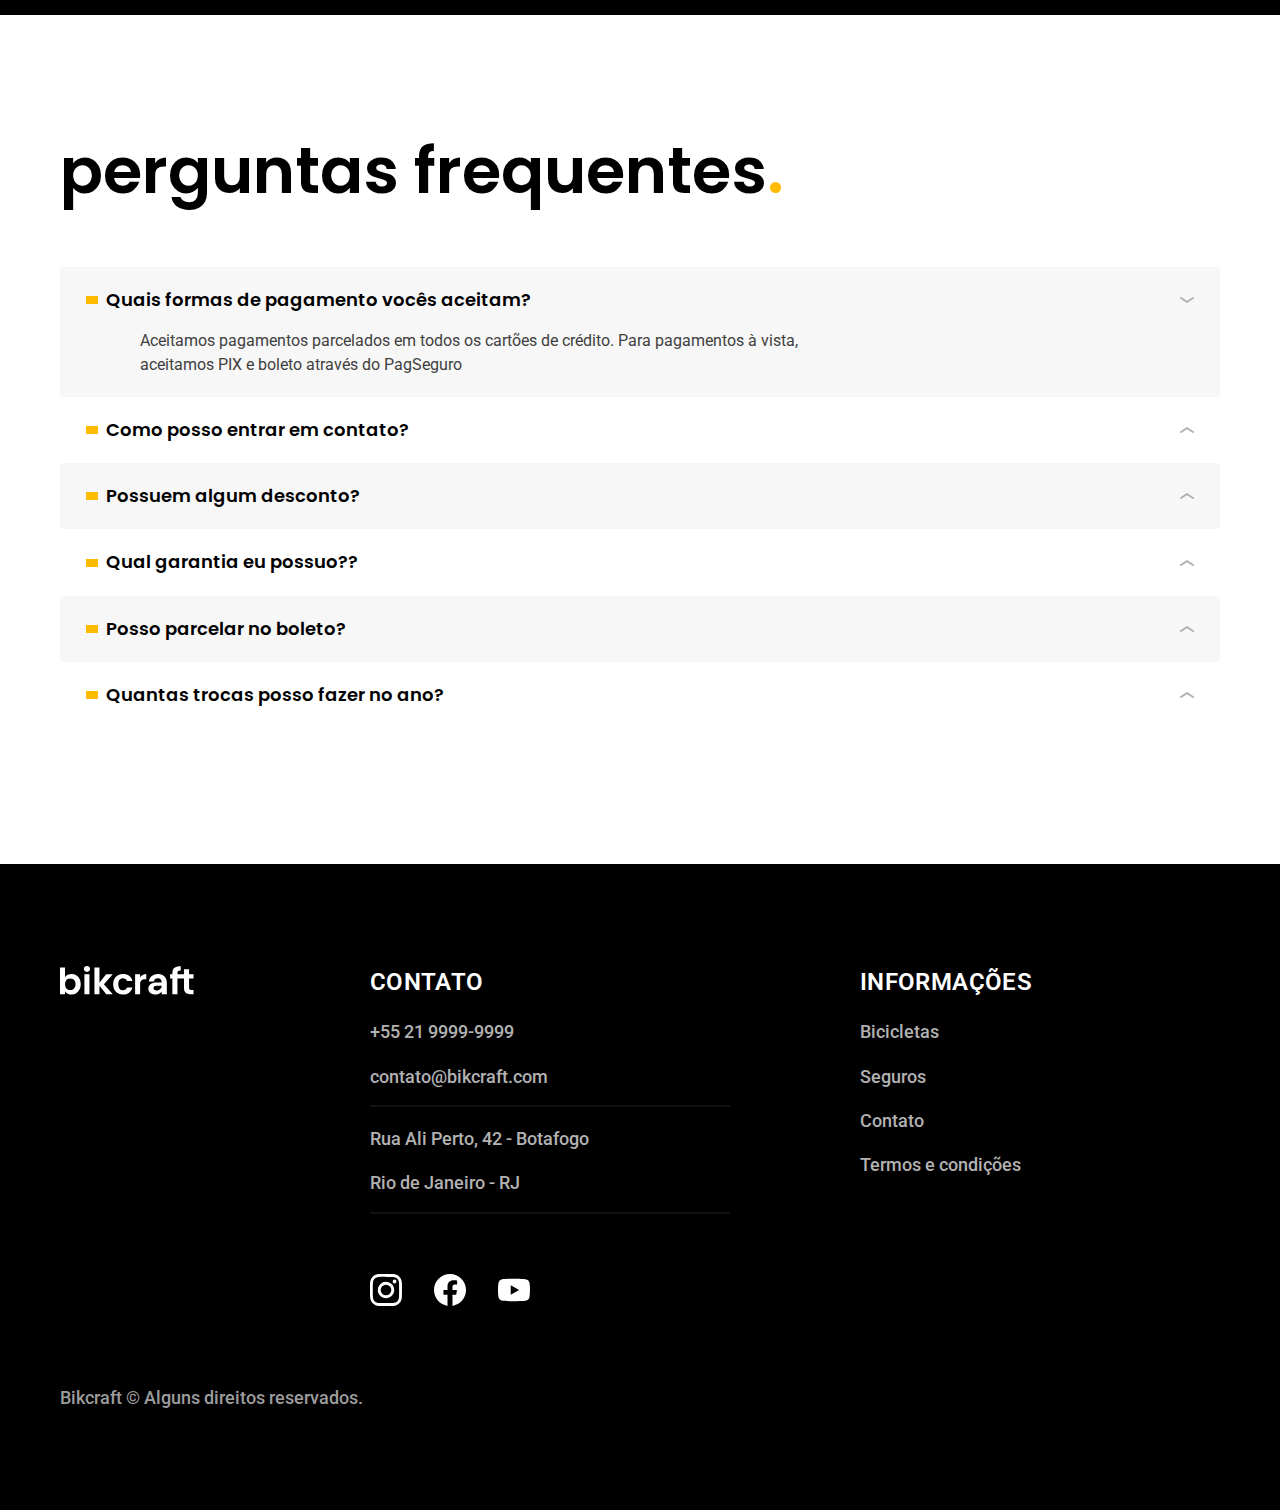
<file: seguros.html>
<!DOCTYPE html>
<html lang="pt-br">

<head>
  <meta charset="UTF-8">
  <meta name="viewport" content="width=device-width, initial-scale=1.0">
  <title>Seguros | Bikcraft</title>
  <meta name="description" content="Termos e Condições">
  <link rel="icon" href="./favicon.svg" type="image/svg+xml">
  <link rel="preload" href="css/style.min.css" as="style">
  <link rel="stylesheet" href="css/style.min.css">
  <link rel="preconnect" href="https://fonts.googleapis.com">
  <link rel="preconnect" href="https://fonts.gstatic.com" crossorigin>
  <link href="https://fonts.googleapis.com/css2?family=Poppins:wght@400;600&family=Roboto:wght@400;500&display=swap" rel="stylesheet">
  <link rel="preconnect" href="https://fonts.googleapis.com">
  <link rel="preconnect" href="https://fonts.gstatic.com" crossorigin>
  <link href="https://fonts.googleapis.com/css2?family=Merriweather:ital,wght@1,900&display=swap" rel="stylesheet">

  <script>document.documentElement.classList.add('js')</script>
</head>

<body id="seguros">
  <header class="header-bg">
    <div class="header container">
      <a href="./">
        <img class="logo" src="img/bikcraft.svg" alt="Bikcraft logo">
      </a>
      <nav aria-label="primaria">
        <ul class="header-menu cor-0">
          <li><a class="menu-link font-1-m" href="./bicicletas.html">Bicicletas</a></li>
          <li><a class="menu-link font-1-m" href="./seguros.html">Seguros</a></li>
          <li><a class="menu-link font-1-m" href="./contato.html">Contato</a></li>
        </ul>
      </nav>
    </div>
  </header>

  <main class="seguros-bg cor-0">
    <div class="titulo-bg">
      <div class="titulo container">
        <p class="font-2-l-b cor-5">Escolha o seguro</p>
        <h2 class="font-1-xxl cor-0">você seguro<span class="cor-p1">.</span></h2>
      </div>
    </div>
    <div class="seguros container">
      <div class="seguros-grid">
        <div data-anime="200" class="seguros-item fadeInLeft">
          <div class="seguros-topo">
            <h3 class="font-1-xl cor-6">Prata</h3>
            <span class="font-1-xl">R$ 199<span class="font-1-xs cor-6">mensal</span></span>
          </div>
          <ul class="font-2-m cor-0">
            <li>Duas trocas por ano</li>
            <li>Assistência técnica</li>
            <li>Suporte 08h às 18h</li>
            <li>Cobertura estadual</li>
          </ul>
          <a class="botao secundario" href="./orcamento.html?tipo=seguro&produto=prata">Inscreva-se</a>
        </div>
        <div data-anime="200" class="seguros-item fadeInRight">
          <div class="seguros-topo">
            <h3 class="font-1-xl cor-p1">Ouro</h3>
            <span class="font-1-xl">R$ 299<span class="font-1-xs cor-6">mensal</span></span>
          </div>
          <ul class="font-2-m cor-0">
            <li>Cinco trocas por ano</li>
            <li>Assistência especial</li>
            <li>Suporte 24h</li>
            <li>Cobertura nacional</li>
            <li>Desconto em parceiros</li>
            <li>Acesso ao Clube Bikcraft</li>
          </ul>
          <a class="botao" href="./orcamento.html?tipo=seguro&produto=ouro">Inscreva-se</a>
        </div>
      </div>
    </div>
  </main>

  <article>
    <div class="vantagens-bg">
      <div class="vantagens container">
        <h2 class="font-1-xxl cor-0">vantagens<span class="cor-p1">.</span></h2>
        <ul>
          <li>
            <img src="./img/icones/eletrica.svg" alt="">
            <h3 class="font-1-l cor-0">Reparo elétrico</h3>
            <p class="font-2-s cor-5">Garantimos o reparo completo do seu motor em caso de falhas. Sabemos que falhas são raras, mas estamos aqui para caso ocorra.</p>
          </li>
          <li>
            <img src="./img/icones/carbono.svg" alt="">
            <h3 class="font-1-l cor-0">Carbono</h3>
            <p class="font-2-s cor-5">Nossos quadros são feitos para durar para sempre. Mas caso ocorra, ficaremos felizes em reparar.</p>
          </li>
          <li>
            <img src="./img/icones/sustentavel.svg" alt="">
            <h3 class="font-1-l cor-0">Sustentável</h3>
            <p class="font-2-s cor-5">Trabalhamos com a filosofia de desperdício zero. Qualquer parte defeituosa é reciclada e usada em outro projeto.</p>
          </li>
          <li>
            <img src="./img/icones/rastreador.svg" alt="">
            <h3 class="font-1-l cor-0">Reparo elétrico</h3>
            <p class="font-2-s cor-5">Utilizamos o GPS da sua Bikcraft em conjunto com especialistas em segurança para efetuarmos a recuperação com mais eficiência.</p>
          </li>
          <li>
            <img src="./img/icones/seguro.svg" alt="">
            <h3 class="font-1-l cor-0">Segurança</h3>
            <p class="font-2-s cor-5">Com o Seguro Bikcraft você pode ficar tranquilo em saber que seu dinheiro não será perdido em caso de roubo ou furto.</p>
          </li>

          <li>
            <img src="./img/icones/velocidade.svg" alt="">
            <h3 class="font-1-l cor-0">Velocidade</h3>
            <p class="font-2-s cor-5">A sua Bikcraft ficará pronta para uso no mesmo dia, caso você traga ela para ser reparada em alguma das nossas filiais.</p>
          </li>

        </ul>
      </div>
    </div>
  </article>

  <article class="perguntas container">
    <h2 class="font-1-xxl">perguntas frequentes<span class="cor-p1">.</span></h2>
    <dl>
      <div>
        <dt><button class="font-1-m-b" aria-controls="pergunta1" aria-expanded="true">Quais formas de pagamento vocês aceitam?</button></dt>
        <dd id="pergunta1" class="font-2-s cor-9 ativa">Aceitamos pagamentos parcelados em todos os cartões de crédito. Para pagamentos à vista, aceitamos PIX e boleto através do PagSeguro</dd>
      </div>
      <div>
        <dt><button class="font-1-m-b" aria-controls="pergunta2" aria-expanded="false">Como posso entrar em contato?</button></dt>
        <dd id="pergunta2">Aceitamos pagamentos parcelados em todos os cartões de crédito. Para pagamentos à vista, aceitamos PIX e boleto através do PagSeguro</dd>
      </div>
      <div>
        <dt><button class="font-1-m-b" aria-controls="pergunta3" aria-expanded="false">Possuem algum desconto?</button></dt>
        <dd id="pergunta3" class="font-2-s cor-9">Aceitamos pagamentos parcelados em todos os cartões de crédito. Para pagamentos à vista, aceitamos PIX e boleto através do PagSeguro</dd>
      </div>
      <div>
        <dt><button class="font-1-m-b" aria-controls="pergunta4" aria-expanded="false">Qual garantia eu possuo??</button></dt>
        <dd id="pergunta4" class="font-2-s cor-9">Aceitamos pagamentos parcelados em todos os cartões de crédito. Para pagamentos à vista, aceitamos PIX e boleto através do PagSeguro</dd>
      </div>
      <div>
        <dt><button class="font-1-m-b" aria-controls="pergunta5" aria-expanded="false">Posso parcelar no boleto?</button></dt>
        <dd id="pergunta5" class="font-2-s cor-9">Aceitamos pagamentos parcelados em todos os cartões de crédito. Para pagamentos à vista, aceitamos PIX e boleto através do PagSeguro</dd>
      </div>
      <div>
        <dt><button class="font-1-m-b" aria-controls="pergunta6" aria-expanded="false">Quantas trocas posso fazer no ano?</button></dt>
        <dd id="pergunta6" class="font-2-s cor-9">Aceitamos pagamentos parcelados em todos os cartões de crédito. Para pagamentos à vista, aceitamos PIX e boleto através do PagSeguro</dd>
      </div>
    </dl>




  </article>


  <footer class="footer-bg">
    <div class="footer container">
      <img class="footer-logo" src="./img/bikcraft.svg" alt="">
      <div>
        <h3 class="font-2-l-b cor-0">Contato</h3>
        <ul class="cor-5 font-2-m lista-1">
          <li><a href="tel:+552199999999">+55 21 9999-9999</a></li>
          <li><a href="mailto:contato@bikcraft.com">contato@bikcraft.com</a></li>
          <li>Rua Ali Perto, 42 - Botafogo</li>
          <li>Rio de Janeiro - RJ</li>
        </ul>
      </div>
      <div>
        <h3 class="font-2-l-b cor-0">Informações</h3>
        <nav aria-label="Secundaria">
          <ul class="cor-5 font-2-m">
            <li><a href="./bicicletas.html">Bicicletas</a></li>
            <li><a href="./seguros.html">Seguros</a></li>
            <li><a href="./contato.html">Contato</a></li>
            <li><a href="./termos.html">Termos e condições</a></li>
          </ul>
        </nav>
      </div>
      <div class="footer-redes">
        <img src="img/redes/instagram.svg" alt="">
        <img src="img/redes/facebook.svg" alt="">
        <img src="img/redes/youtube.svg" alt="">
      </div>

      <p class="font-2-m cor-6 footer-copy">Bikcraft © Alguns direitos reservados.</p>


    </div>

  </footer>
  <script src="./js/plugins/simple-anime.js"></script>

  <script src="./js/script.js"></script>
</body>

</html>
</file>
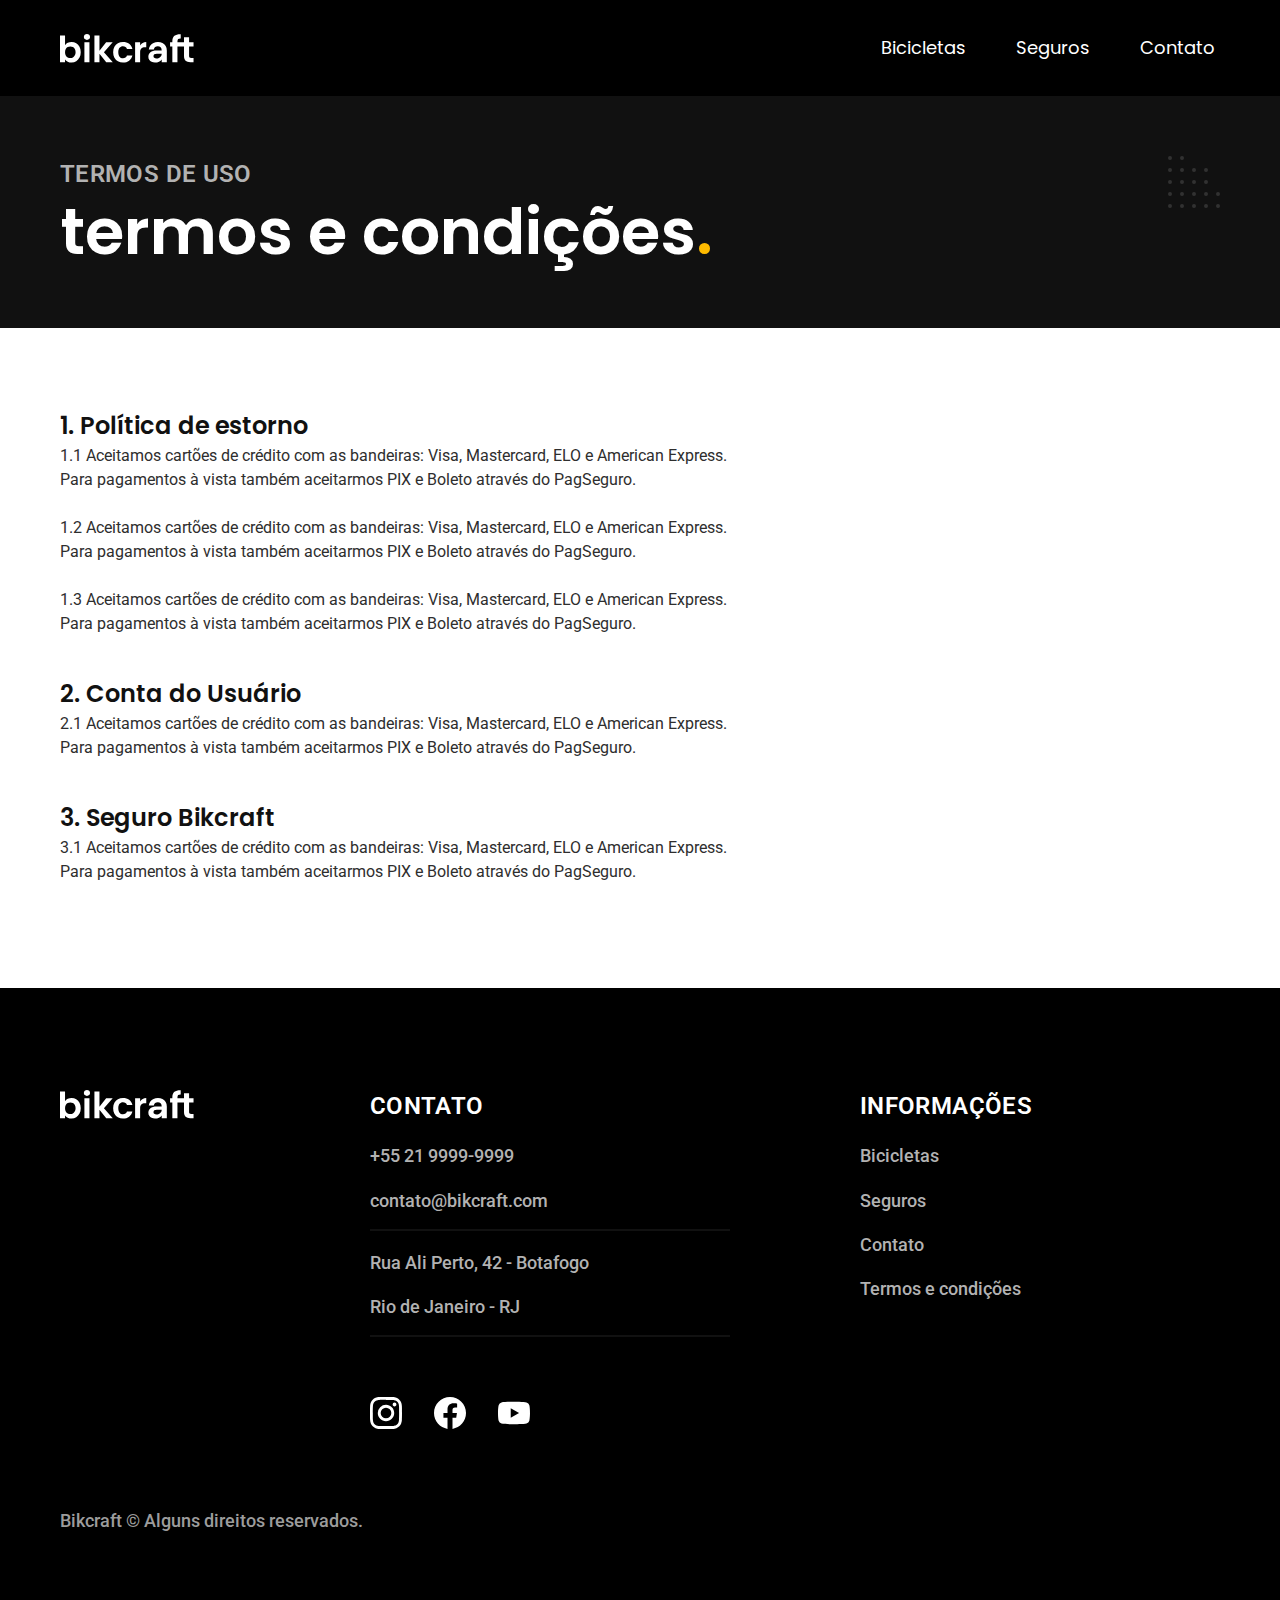
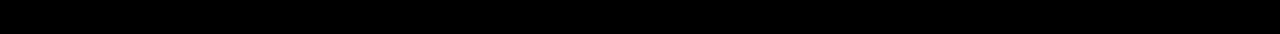
<file: termos.html>
<!DOCTYPE html>
<html lang="pt-br">

<head>
  <meta charset="UTF-8">
  <meta name="viewport" content="width=device-width, initial-scale=1.0">
  <title>Termos e condições | Bikcraft</title>
  <meta name="description" content="Termos e Condições">
  <link rel="icon" href="./favicon.svg" type="image/svg+xml">
  <link rel="preload" href="css/style.min.css" as="style">
  <link rel="stylesheet" href="css/style.min.css">
  <link rel="preconnect" href="https://fonts.googleapis.com">
  <link rel="preconnect" href="https://fonts.gstatic.com" crossorigin>
  <link href="https://fonts.googleapis.com/css2?family=Poppins:wght@400;600&family=Roboto:wght@400;500&display=swap" rel="stylesheet">
  <link rel="preconnect" href="https://fonts.googleapis.com">
  <link rel="preconnect" href="https://fonts.gstatic.com" crossorigin>
  <link href="https://fonts.googleapis.com/css2?family=Merriweather:ital,wght@1,900&display=swap" rel="stylesheet">
  <script>document.documentElement.classList.add('js')</script>
</head>

<body id="termos">
  <header class="header-bg">
    <div class="header container">
      <a href="./">
        <img class="logo" src="img/bikcraft.svg" alt="Bikcraft logo">
      </a>
      <nav aria-label="primaria">
        <ul class="header-menu cor-0">
          <li><a class="menu-link font-1-m" href="./bicicletas.html">Bicicletas</a></li>
          <li><a class="menu-link font-1-m" href="./seguros.html">Seguros</a></li>
          <li><a class="menu-link font-1-m" href="./contato.html">Contato</a></li>
        </ul>
      </nav>
    </div>
  </header>
  <main>
    <div class="titulo-bg">
      <div class="titulo container">
        <p class="font-2-l-b cor-5">Termos de uso</p>
        <h1 class="font-1-xxl cor-0">termos e condições<span class="cor-p1">.</span></h1>
      </div>
    </div>
    <div class="termos container font-2-s cor-10">
      <h2 class="font-1-l cor-11">1. Política de estorno</h2>
      <p>1.1 Aceitamos cartões de crédito com as bandeiras: Visa, Mastercard, ELO e American Express. Para pagamentos à vista também aceitarmos PIX e Boleto através do PagSeguro.</p>
      <p> 1.2 Aceitamos cartões de crédito com as bandeiras: Visa, Mastercard, ELO e American Express. Para pagamentos à vista também aceitarmos PIX e Boleto através do PagSeguro.</p>
      <p> 1.3 Aceitamos cartões de crédito com as bandeiras: Visa, Mastercard, ELO e American Express. Para pagamentos à vista também aceitarmos PIX e Boleto através do PagSeguro.</p>
      <h2 class="font-1-l cor-11">2. Conta do Usuário</h2>
      <p>2.1 Aceitamos cartões de crédito com as bandeiras: Visa, Mastercard, ELO e American Express. Para pagamentos à vista também aceitarmos PIX e Boleto através do PagSeguro.</p>
      <h2 class="font-1-l cor-11">3. Seguro Bikcraft</h2>
      <p>3.1 Aceitamos cartões de crédito com as bandeiras: Visa, Mastercard, ELO e American Express. Para pagamentos à vista também aceitarmos PIX e Boleto através do PagSeguro.</p>
    </div>
  </main>
  <footer class="footer-bg">
    <div class="footer container">
      <img class="footer-logo" src="./img/bikcraft.svg" alt="">
      <div>
        <h3 class="font-2-l-b cor-0">Contato</h3>
        <ul class="cor-5 font-2-m lista-1">
          <li><a href="tel:+552199999999">+55 21 9999-9999</a></li>
          <li><a href="mailto:contato@bikcraft.com">contato@bikcraft.com</a></li>
          <li>Rua Ali Perto, 42 - Botafogo</li>
          <li>Rio de Janeiro - RJ</li>
        </ul>
      </div>
      <div>
        <h3 class="font-2-l-b cor-0">Informações</h3>
        <nav aria-label="Secundaria">
          <ul class="cor-5 font-2-m">
            <li><a href="./bicicletas.html">Bicicletas</a></li>
            <li><a href="./seguros.html">Seguros</a></li>
            <li><a href="./contato.html">Contato</a></li>
            <li><a href="./termos.html">Termos e condições</a></li>
          </ul>
        </nav>
      </div>
      <div class="footer-redes">
        <img src="img/redes/instagram.svg" alt="">
        <img src="img/redes/facebook.svg" alt="">
        <img src="img/redes/youtube.svg" alt="">
      </div>
      <p class="font-2-m cor-6 footer-copy">Bikcraft © Alguns direitos reservados.</p>
    </div>
  </footer>
  <script src="./js/script.js"></script>
</body>

</html>
</file>
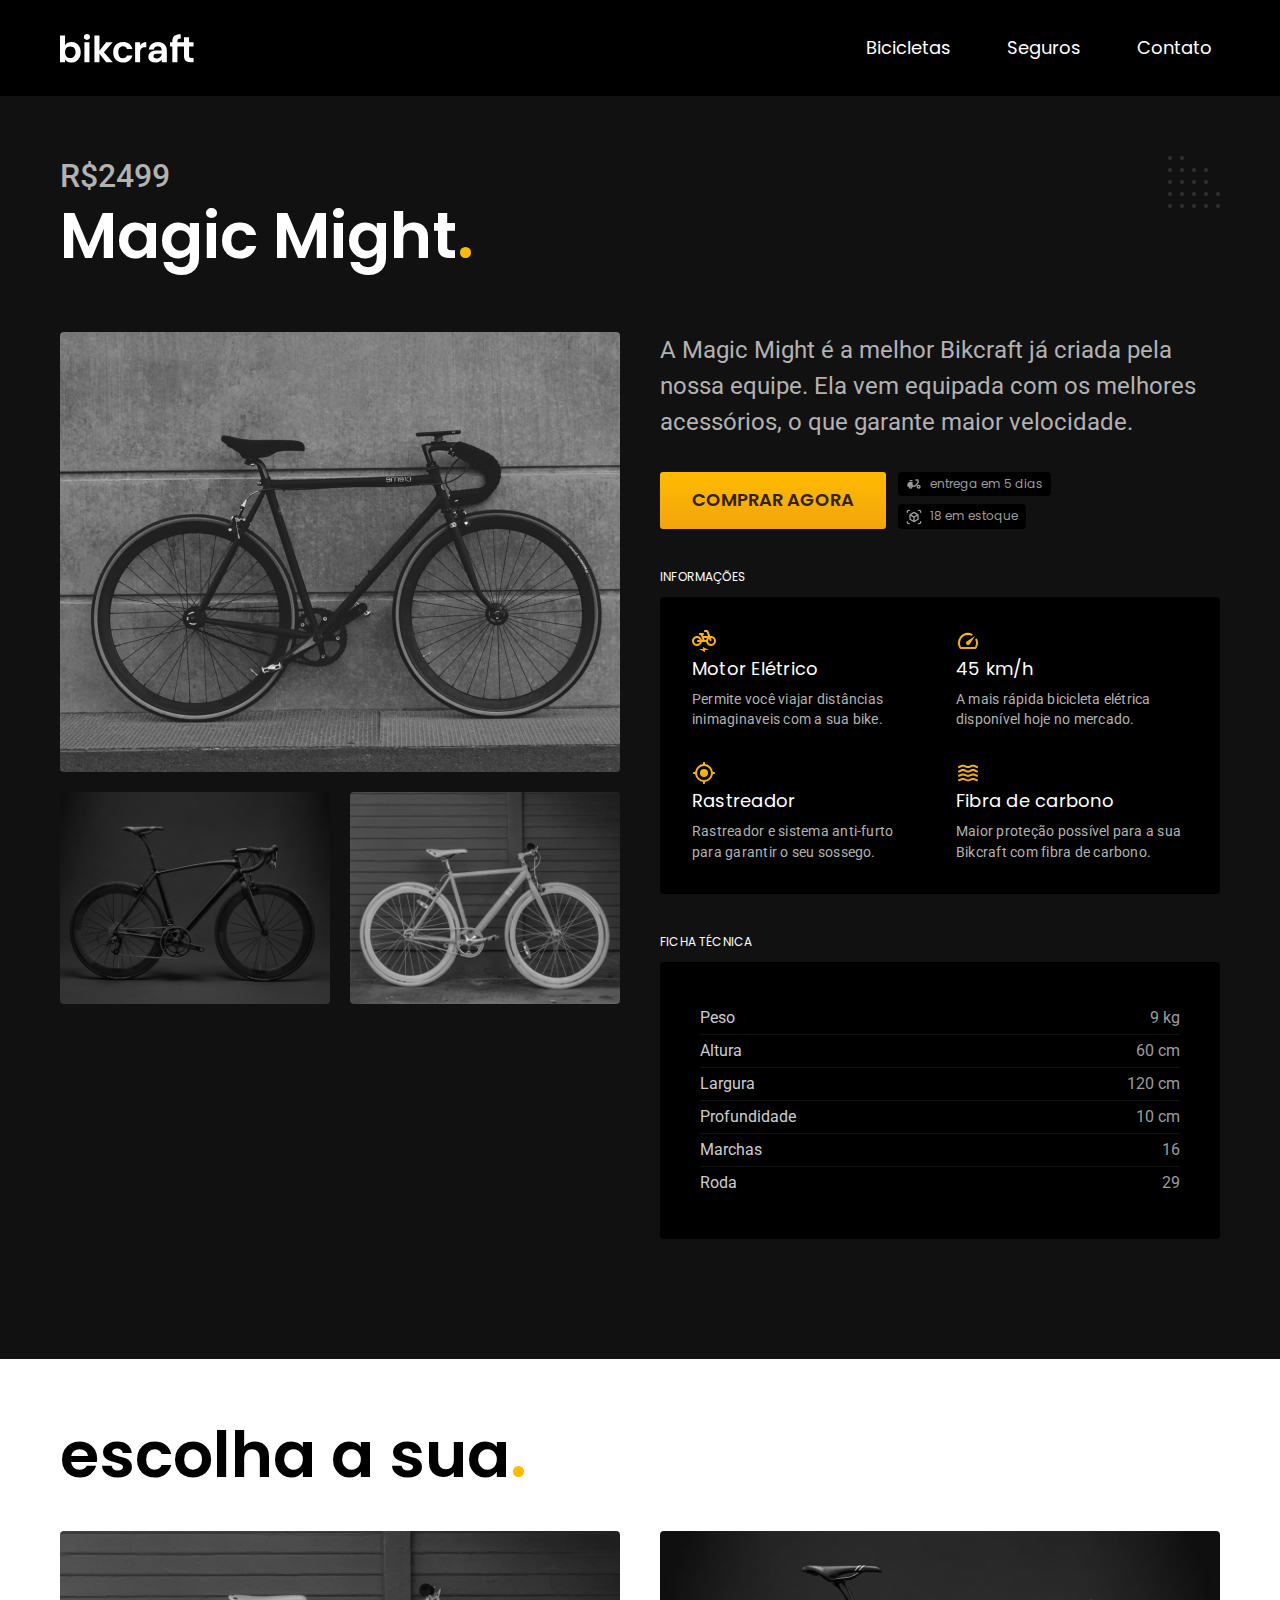
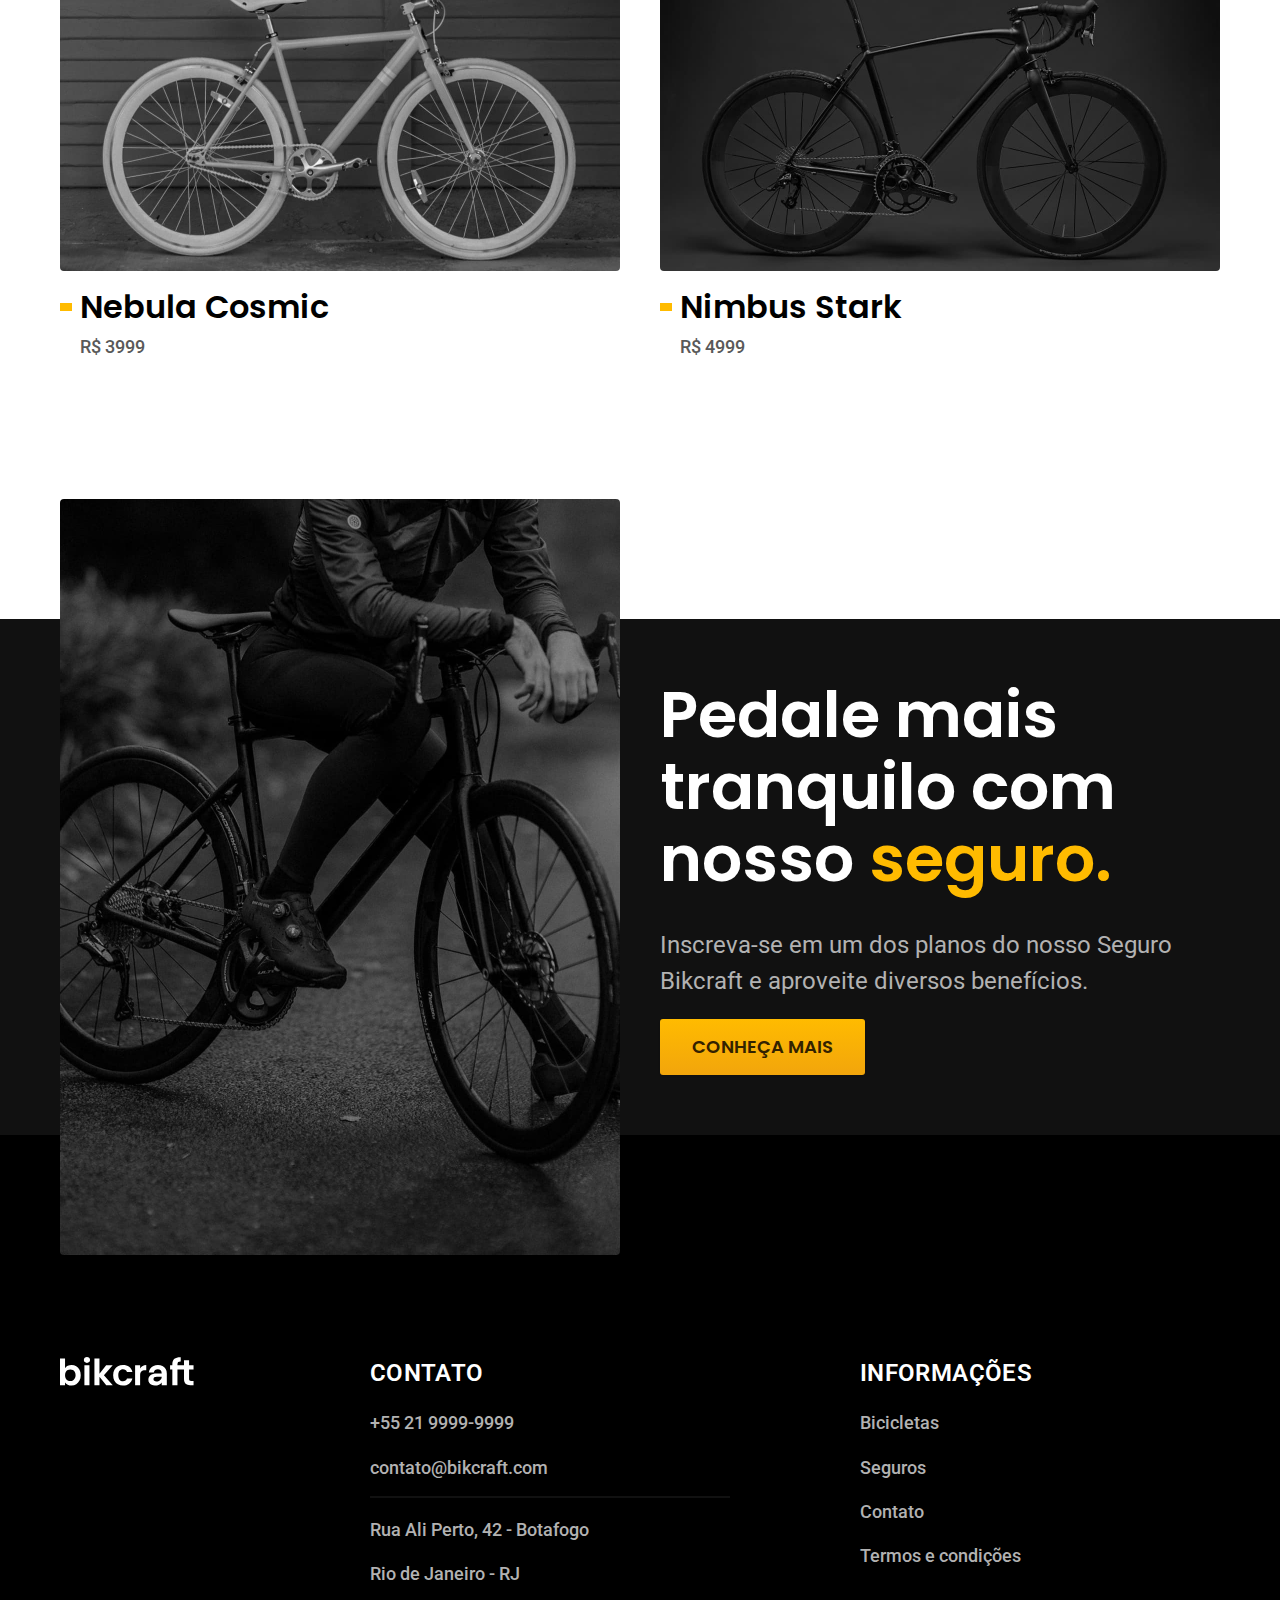
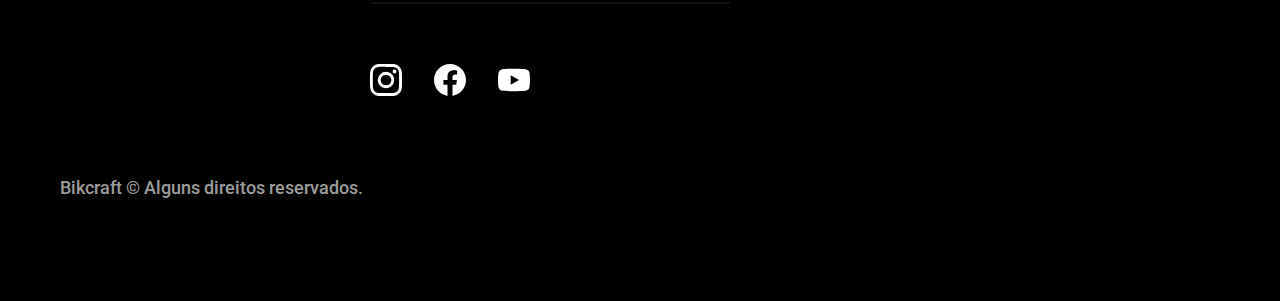
<file: bicicletas/magic.html>
<!DOCTYPE html>
<html lang="pt-br">

<head>
  <meta charset="UTF-8">
  <meta name="viewport" content="width=device-width, initial-scale=1.0">
  <title>Magic Might | Bikcraft</title>
  <meta name="description" content="Magic Might">
  <link rel="stylesheet" href="../css/style.css">
  <link rel="preconnect" href="https://fonts.googleapis.com">
  <link rel="preconnect" href="https://fonts.gstatic.com" crossorigin>
  <link href="https://fonts.googleapis.com/css2?family=Poppins:wght@400;600&family=Roboto:wght@400;500&display=swap" rel="stylesheet">
  <link rel="preconnect" href="https://fonts.googleapis.com">
  <link rel="preconnect" href="https://fonts.gstatic.com" crossorigin>
  <link href="https://fonts.googleapis.com/css2?family=Merriweather:ital,wght@1,900&display=swap" rel="stylesheet">

</head>

<body id="bicicleta">
  <header class="header-bg">
    <div class="header container">
      <a href="../">
        <img classe="logo" src="/img/bikcraft.svg" alt="Bikcraft logo">
      </a>
      <nav aria-label="primaria">
        <ul class="header-menu cor-0">
          <li><a class="menu-link font-1-m" href="../bicicletas.html">Bicicletas</a></li>
          <li><a class="menu-link font-1-m" href="../seguros.html">Seguros</a></li>
          <li><a class="menu-link font-1-m" href="../contato.html">Contato</a></li>
        </ul>
      </nav>
    </div>
  </header>
  <main class="titulo-bg">
    <div>
      <div class="titulo container">
        <p class="font-2-xl cor-5">R$2499</p>
        <h1 class="font-1-xxl cor-0">Magic Might<span class="cor-p1">.</span></h1>
      </div>
    </div>

    <div class="bicicleta container">
      <div class="bicicleta-fotos">
        <img src="../img/bicicleta/nimbus2.jpg" alt="Magic Might">
        <img src="../img/bicicleta/nimbus1.jpg" alt="Nimbus Stark">
        <img src="../img/bicicleta/nimbus3.jpg" alt="Nebula Cosmic">
      </div>

      <div class="bicicleta-info">
        <p class="font-2-l cor-5">A Magic Might é a melhor Bikcraft já criada pela nossa equipe. Ela vem equipada com os melhores acessórios, o que garante maior velocidade.</p>

        <div class="bicicleta-detalhe">
          <a class="botao" href="../orcamento.html">Comprar Agora</a>
          <span class="font-1-xs cor-6"><img src="../img/icones/entrega.svg" alt="">
            entrega em 5 dias</span>
          <span class="font-1-xs cor-6"><img src="../img/icones/estoque.svg" alt="">
            18 em estoque</span>
        </div>

        <h2 class="font-1-xs cor-0">Informações</h2>
        <ul class="bicicleta-informacoes">
          <li>
            <img src="../img/icones/eletrica.svg" alt="">
            <h3 class="font-1-m cor-0">Motor Elétrico</h3>
            <p class="font-2-xs cor-5">Permite você viajar distâncias inimaginaveis com a sua bike.</p>
          </li>
          <li>
            <img src="../img/icones/velocidade.svg" alt="">
            <h3 class="font-1-m cor-0">45 km/h</h3>
            <p class="font-2-xs cor-5">A mais rápida bicicleta elétrica disponível hoje no mercado.</p>
          </li>
          <li>
            <img src="../img/icones/rastreador.svg" alt="">
            <h3 class="font-1-m cor-0">Rastreador</h3>
            <p class="font-2-xs cor-5">Rastreador e sistema anti-furto para garantir o seu sossego.</p>
          </li>
          <li>
            <img src="../img/icones/carbono.svg" alt="">
            <h3 class="font-1-m cor-0">Fibra de carbono</h3>
            <p class="font-2-xs cor-5">Maior proteção possível para a sua Bikcraft com fibra de carbono.</p>
          </li>
        </ul>

        <h2 class="font-1-xs cor-0">Ficha técnica</h2>
        <ul class="bicicleta-ficha font-2-s cor-4">
          <li>Peso <span>9 kg</span></li>
          <li>Altura <span>60 cm</span></li>
          <li>Largura <span>120 cm</span></li>
          <li>Profundidade <span>10 cm</span></li>
          <li>Marchas <span>16</span></li>
          <li>Roda <span>29</span></li>
        </ul>
      </div>
    </div>
  </main>

  <article class="bicicletas-lista container">
    <h2 class="font-1-xxl">escolha a sua<span class="cor-p1">.</span></h2>
    <ul class="itens-lista">
      <li>
        <a href="./nebula.html">
          <img src="../img/bicicletas/nebula.jpg" alt="Bicicleta branca">
          <h3 class="font-1-xl">Nebula Cosmic</h3>
          <span class="font-2-m cor-8">R$ 3999</span>
        </a>
      </li>
      <li>
        <a href="./nimbus.html">
          <img src="../img/bicicletas/nimbus.jpg" alt="Bicicleta preta">
          <h3 class="font-1-xl">Nimbus Stark</h3>
          <span class="font-2-m cor-8">R$ 4999</span>
        </a>
      </li>
    </ul>
  </article>

  <article class="seguro-bg">
    <div class="seguro container">
      <div class="seguro-imagem">
        <img src="../img/fotos/seguros.jpg" alt="Pessoa parada em uma bicicleta">
      </div>
      <div class="seguro-conteudo">
        <h2 class="font-1-xxl cor-0">Pedale mais tranquilo com nosso <span class="cor-p1">seguro.</span></h2>
        <p class="font-2-l cor-5">Inscreva-se em um dos planos do nosso Seguro Bikcraft e aproveite diversos benefícios.</p>
        <a class="botao" href="../seguros.html">Conheça Mais</a>
      </div>


    </div>
  </article>


  <footer class="footer-bg">
    <div class="footer container">
      <img class="footer-logo" src="../img/bikcraft.svg" alt="">
      <div>
        <h3 class="font-2-l-b cor-0">Contato</h3>
        <ul class="cor-5 font-2-m lista-1">
          <li><a href="tel:+552199999999">+55 21 9999-9999</a></li>
          <li><a href="mailto:contato@bikcraft.com">contato@bikcraft.com</a></li>
          <li>Rua Ali Perto, 42 - Botafogo</li>
          <li>Rio de Janeiro - RJ</li>
        </ul>
      </div>
      <div>
        <h3 class="font-2-l-b cor-0">Informações</h3>
        <nav aria-label="Secundaria">
          <ul class="cor-5 font-2-m">
            <li><a href="../bicicletas.html">Bicicletas</a></li>
            <li><a href="../seguros.html">Seguros</a></li>
            <li><a href="../contato.html">Contato</a></li>
            <li><a href="../termos.html">Termos e condições</a></li>
          </ul>
        </nav>
      </div>
      <div class="footer-redes">
        <img src="/img/redes/instagram.svg" alt="">
        <img src="/img/redes/facebook.svg" alt="">
        <img src="/img/redes/youtube.svg" alt="">
      </div>

      <p class="font-2-m cor-6 footer-copy">Bikcraft © Alguns direitos reservados.</p>


    </div>

  </footer>

</body>

</html>
</file>
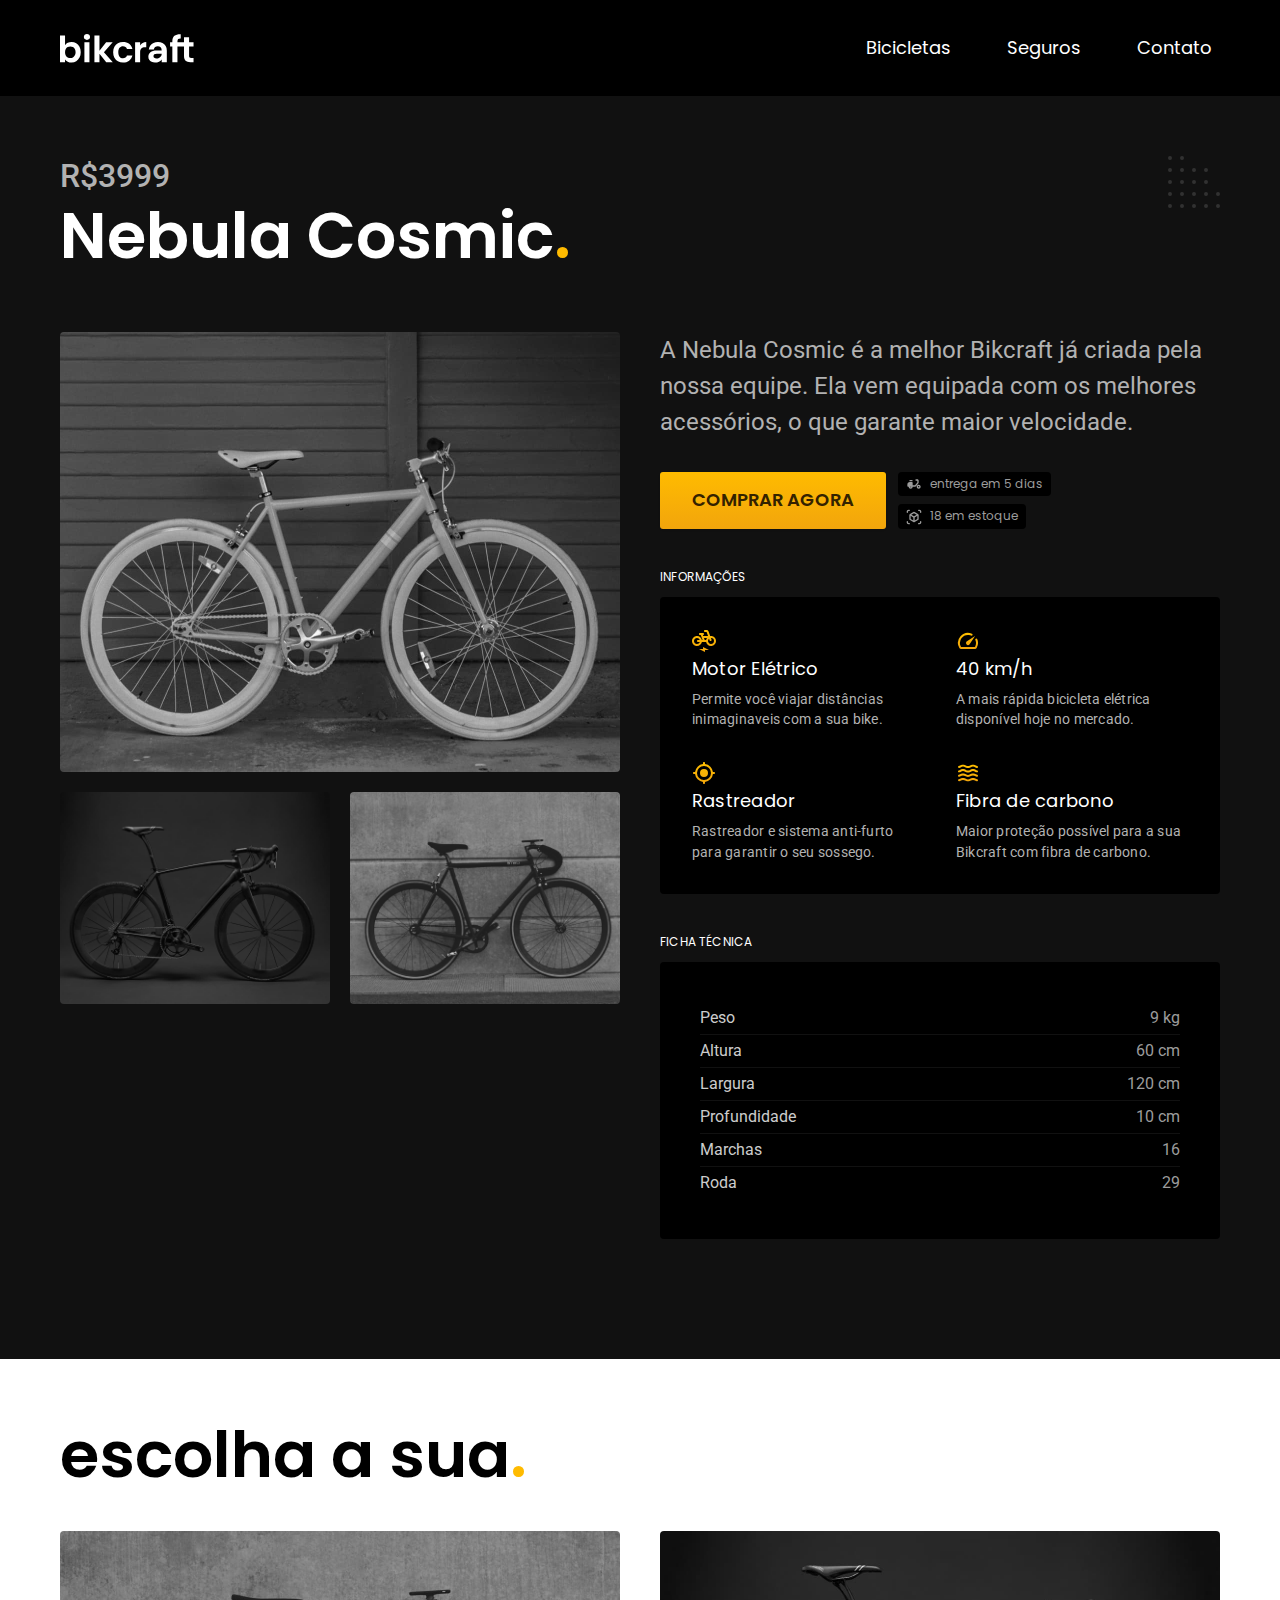
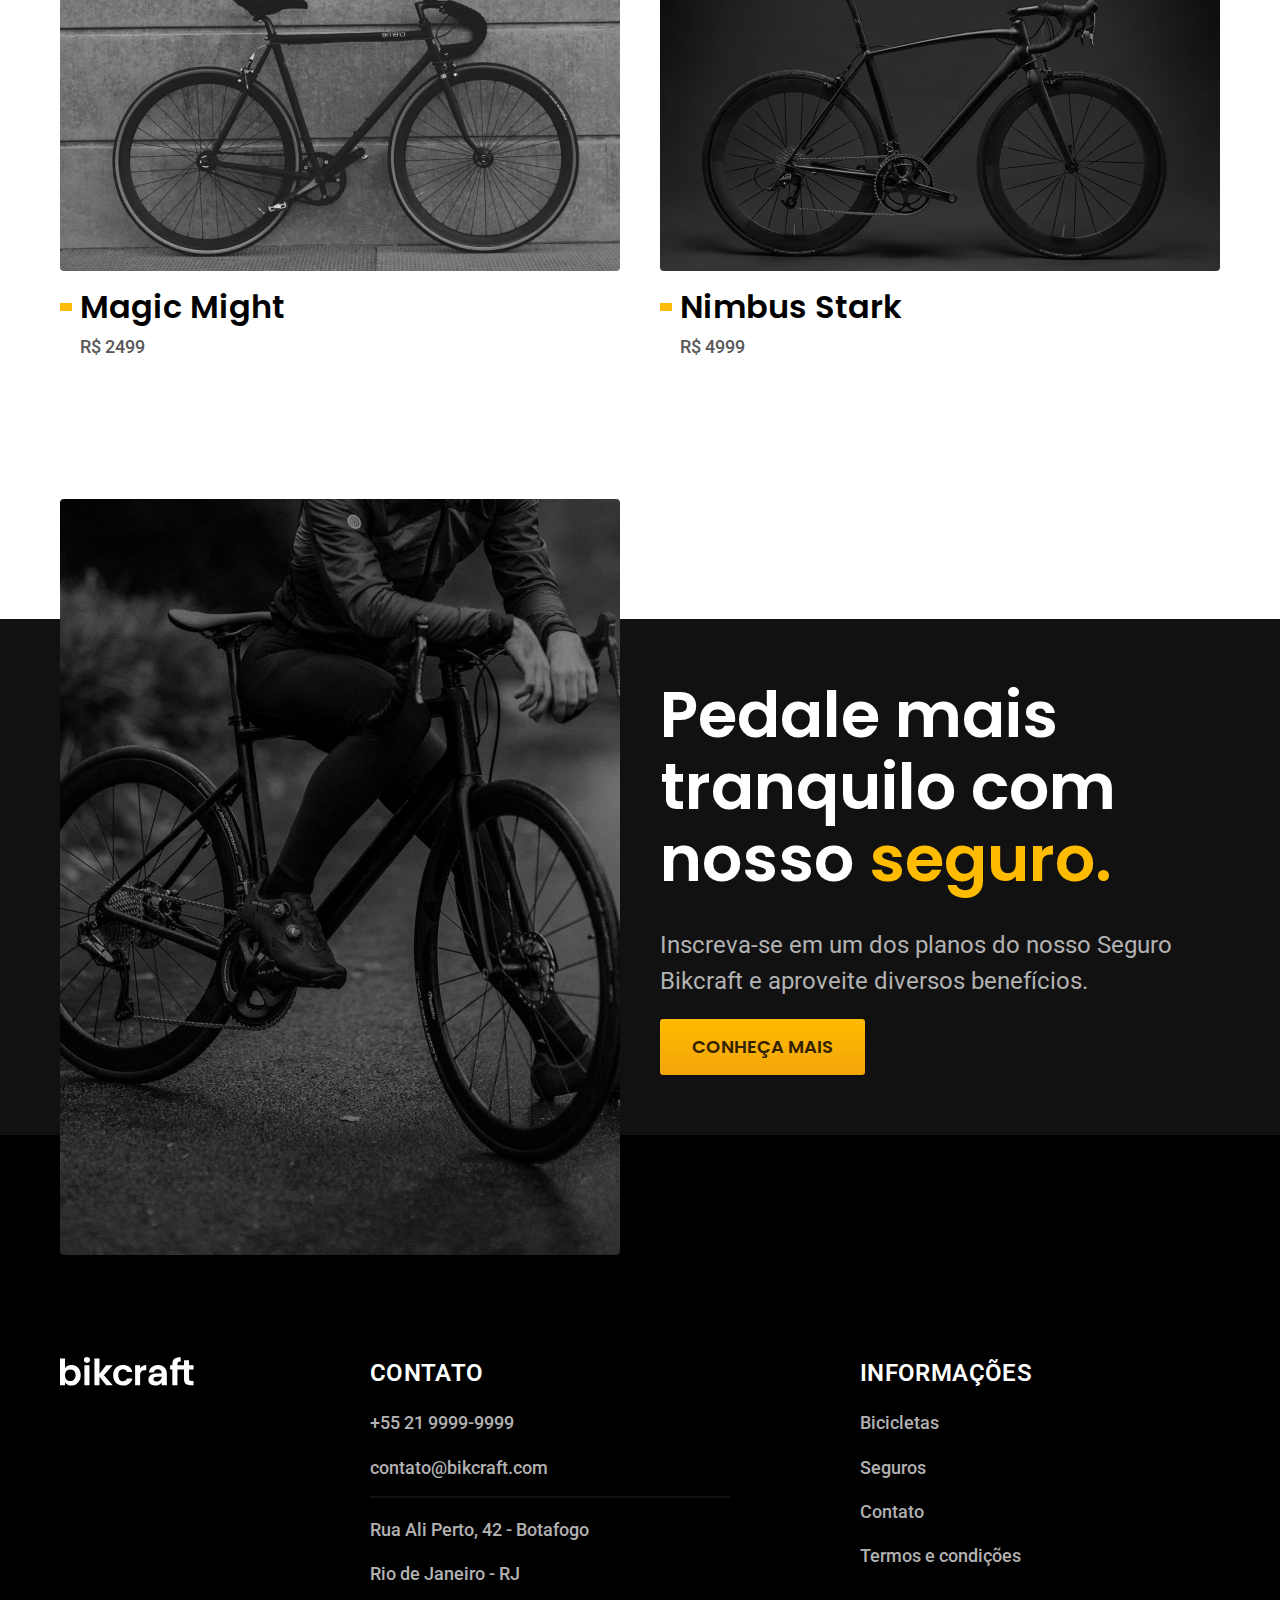
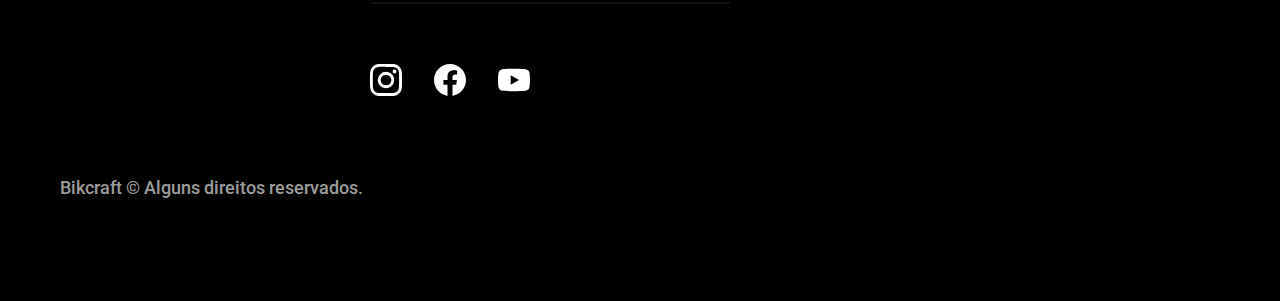
<file: bicicletas/nebula.html>
<!DOCTYPE html>
<html lang="pt-br">

<head>
  <meta charset="UTF-8">
  <meta name="viewport" content="width=device-width, initial-scale=1.0">
  <title>Nebula Cosmic | Bikcraft</title>
  <meta name="description" content="Nebula Cosmic">
  <link rel="stylesheet" href="../css/style.css">
  <link rel="preconnect" href="https://fonts.googleapis.com">
  <link rel="preconnect" href="https://fonts.gstatic.com" crossorigin>
  <link href="https://fonts.googleapis.com/css2?family=Poppins:wght@400;600&family=Roboto:wght@400;500&display=swap" rel="stylesheet">
  <link rel="preconnect" href="https://fonts.googleapis.com">
  <link rel="preconnect" href="https://fonts.gstatic.com" crossorigin>
  <link href="https://fonts.googleapis.com/css2?family=Merriweather:ital,wght@1,900&display=swap" rel="stylesheet">

</head>

<body id="bicicleta">
  <header class="header-bg">
    <div class="header container">
      <a href="../">
        <img classe="logo" src="/img/bikcraft.svg" alt="Bikcraft logo">
      </a>
      <nav aria-label="primaria">
        <ul class="header-menu cor-0">
          <li><a class="menu-link font-1-m" href="../bicicletas.html">Bicicletas</a></li>
          <li><a class="menu-link font-1-m" href="../seguros.html">Seguros</a></li>
          <li><a class="menu-link font-1-m" href="../contato.html">Contato</a></li>
        </ul>
      </nav>
    </div>
  </header>
  <main class="titulo-bg">
    <div>
      <div class="titulo container">
        <p class="font-2-xl cor-5">R$3999</p>
        <h1 class="font-1-xxl cor-0">Nebula Cosmic<span class="cor-p1">.</span></h1>
      </div>
    </div>

    <div class="bicicleta container">
      <div class="bicicleta-fotos">
        <img src="../img/bicicleta/nimbus3.jpg" alt="Nebula Cosmic">
        <img src="../img/bicicleta/nimbus1.jpg" alt="Nimbus Stark">
        <img src="../img/bicicleta/nimbus2.jpg" alt="Magic Might">
      </div>

      <div class="bicicleta-info">
        <p class="font-2-l cor-5">A Nebula Cosmic é a melhor Bikcraft já criada pela nossa equipe. Ela vem equipada com os melhores acessórios, o que garante maior velocidade.</p>

        <div class="bicicleta-detalhe">
          <a class="botao" href="../orcamento.html">Comprar Agora</a>
          <span class="font-1-xs cor-6"><img src="../img/icones/entrega.svg" alt="">
            entrega em 5 dias</span>
          <span class="font-1-xs cor-6"><img src="../img/icones/estoque.svg" alt="">
            18 em estoque</span>
        </div>

        <h2 class="font-1-xs cor-0">Informações</h2>
        <ul class="bicicleta-informacoes">
          <li>
            <img src="../img/icones/eletrica.svg" alt="">
            <h3 class="font-1-m cor-0">Motor Elétrico</h3>
            <p class="font-2-xs cor-5">Permite você viajar distâncias inimaginaveis com a sua bike.</p>
          </li>
          <li>
            <img src="../img/icones/velocidade.svg" alt="">
            <h3 class="font-1-m cor-0">40 km/h</h3>
            <p class="font-2-xs cor-5">A mais rápida bicicleta elétrica disponível hoje no mercado.</p>
          </li>
          <li>
            <img src="../img/icones/rastreador.svg" alt="">
            <h3 class="font-1-m cor-0">Rastreador</h3>
            <p class="font-2-xs cor-5">Rastreador e sistema anti-furto para garantir o seu sossego.</p>
          </li>
          <li>
            <img src="../img/icones/carbono.svg" alt="">
            <h3 class="font-1-m cor-0">Fibra de carbono</h3>
            <p class="font-2-xs cor-5">Maior proteção possível para a sua Bikcraft com fibra de carbono.</p>
          </li>
        </ul>

        <h2 class="font-1-xs cor-0">Ficha técnica</h2>
        <ul class="bicicleta-ficha font-2-s cor-4">
          <li>Peso <span>9 kg</span></li>
          <li>Altura <span>60 cm</span></li>
          <li>Largura <span>120 cm</span></li>
          <li>Profundidade <span>10 cm</span></li>
          <li>Marchas <span>16</span></li>
          <li>Roda <span>29</span></li>
        </ul>
      </div>
    </div>
  </main>

  <article class="bicicletas-lista container">
    <h2 class="font-1-xxl">escolha a sua<span class="cor-p1">.</span></h2>
    <ul class="itens-lista">
      <li>
        <a href="./magic.html">
          <img src="../img/bicicletas/magic.jpg" alt="Bicicleta preta">
          <h3 class="font-1-xl">Magic Might</h3>
          <span class="font-2-m cor-8">R$ 2499</span>
        </a>
      </li>
      <li>
        <a href="./nimbus.html">
          <img src="../img/bicicletas/nimbus.jpg" alt="Bicicleta preta">
          <h3 class="font-1-xl">Nimbus Stark</h3>
          <span class="font-2-m cor-8">R$ 4999</span>
        </a>
      </li>
    </ul>
  </article>

  <article class="seguro-bg">
    <div class="seguro container">
      <div class="seguro-imagem">
        <img src="../img/fotos/seguros.jpg" alt="Pessoa parada em uma bicicleta">
      </div>
      <div class="seguro-conteudo">
        <h2 class="font-1-xxl cor-0">Pedale mais tranquilo com nosso <span class="cor-p1">seguro.</span></h2>
        <p class="font-2-l cor-5">Inscreva-se em um dos planos do nosso Seguro Bikcraft e aproveite diversos benefícios.</p>
        <a class="botao" href="../seguros.html">Conheça Mais</a>
      </div>


    </div>
  </article>








  <footer class="footer-bg">
    <div class="footer container">
      <img class="footer-logo" src="../img/bikcraft.svg" alt="">
      <div>
        <h3 class="font-2-l-b cor-0">Contato</h3>
        <ul class="cor-5 font-2-m lista-1">
          <li><a href="tel:+552199999999">+55 21 9999-9999</a></li>
          <li><a href="mailto:contato@bikcraft.com">contato@bikcraft.com</a></li>
          <li>Rua Ali Perto, 42 - Botafogo</li>
          <li>Rio de Janeiro - RJ</li>
        </ul>
      </div>
      <div>
        <h3 class="font-2-l-b cor-0">Informações</h3>
        <nav aria-label="Secundaria">
          <ul class="cor-5 font-2-m">
            <li><a href="../bicicletas.html">Bicicletas</a></li>
            <li><a href="../seguros.html">Seguros</a></li>
            <li><a href="../contato.html">Contato</a></li>
            <li><a href="../termos.html">Termos e condições</a></li>
          </ul>
        </nav>
      </div>
      <div class="footer-redes">
        <img src="/img/redes/instagram.svg" alt="">
        <img src="/img/redes/facebook.svg" alt="">
        <img src="/img/redes/youtube.svg" alt="">
      </div>

      <p class="font-2-m cor-6 footer-copy">Bikcraft © Alguns direitos reservados.</p>


    </div>

  </footer>

</body>

</html>
</file>
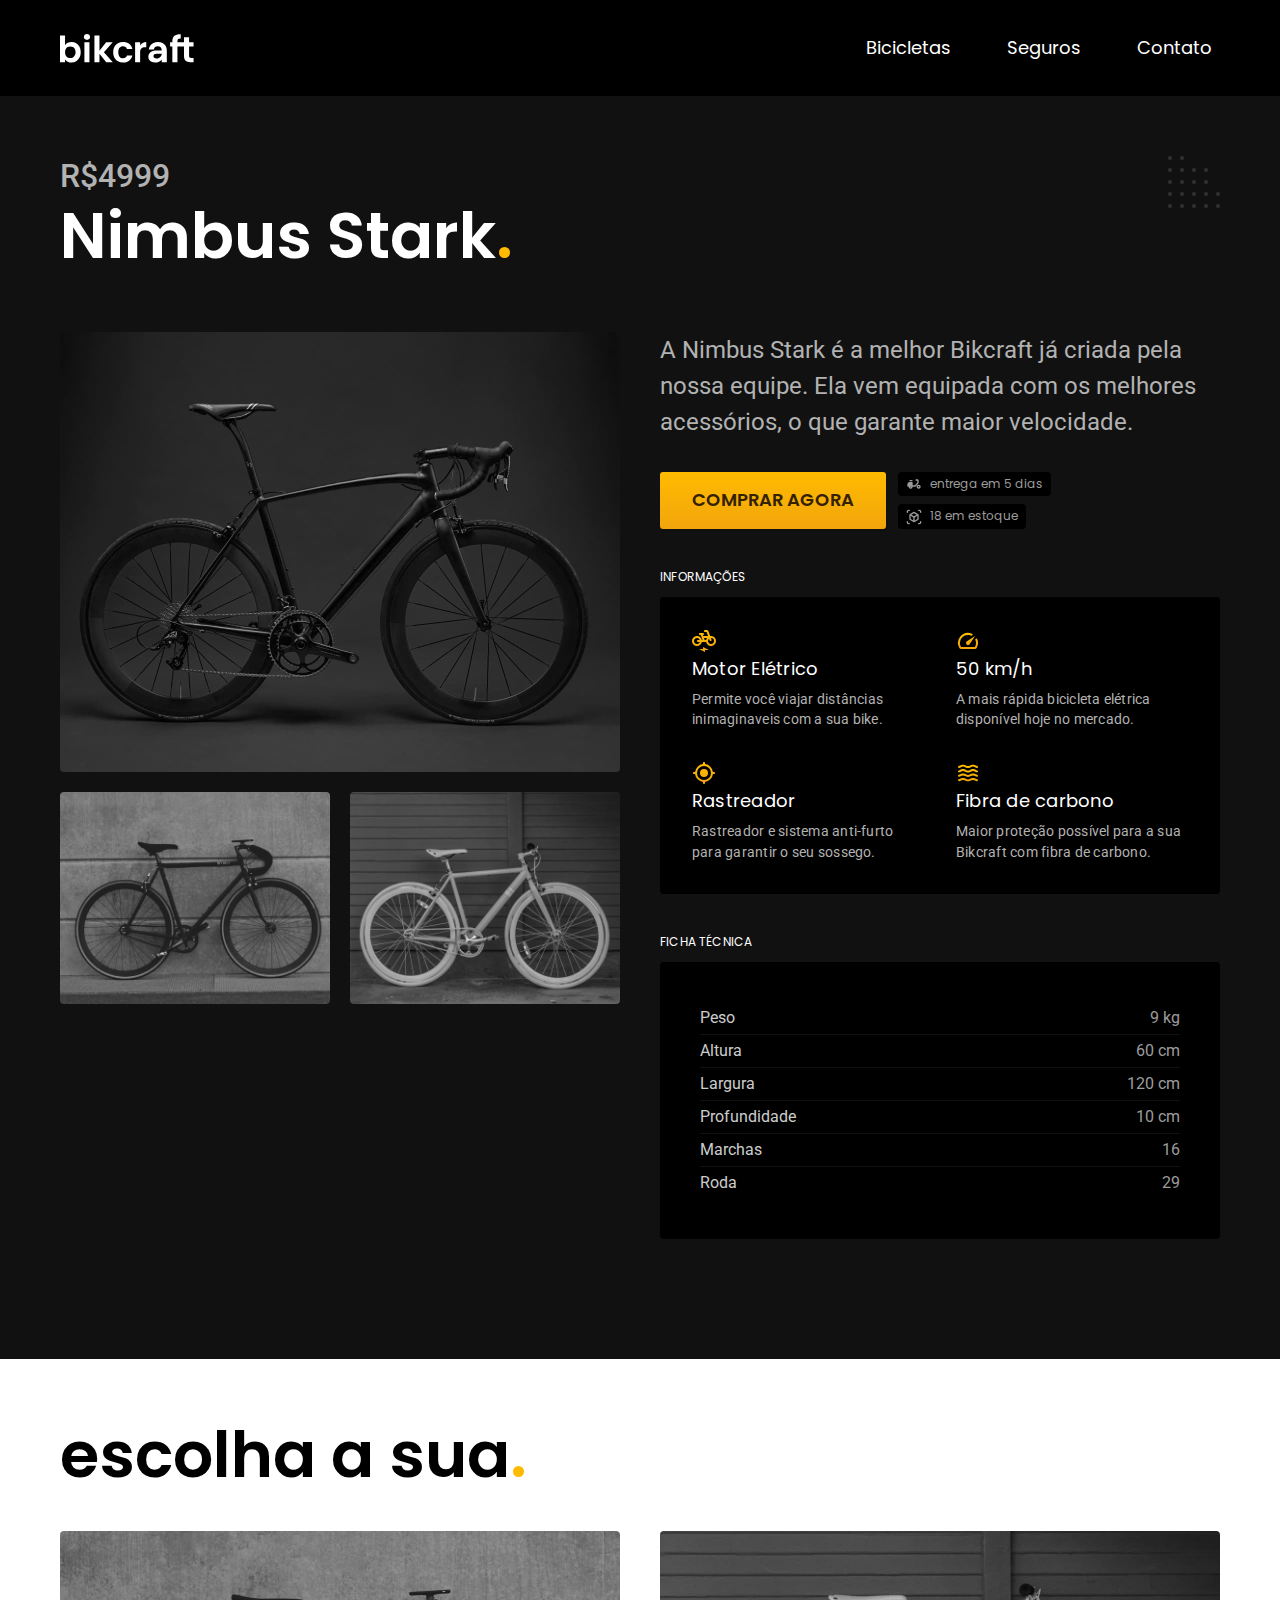
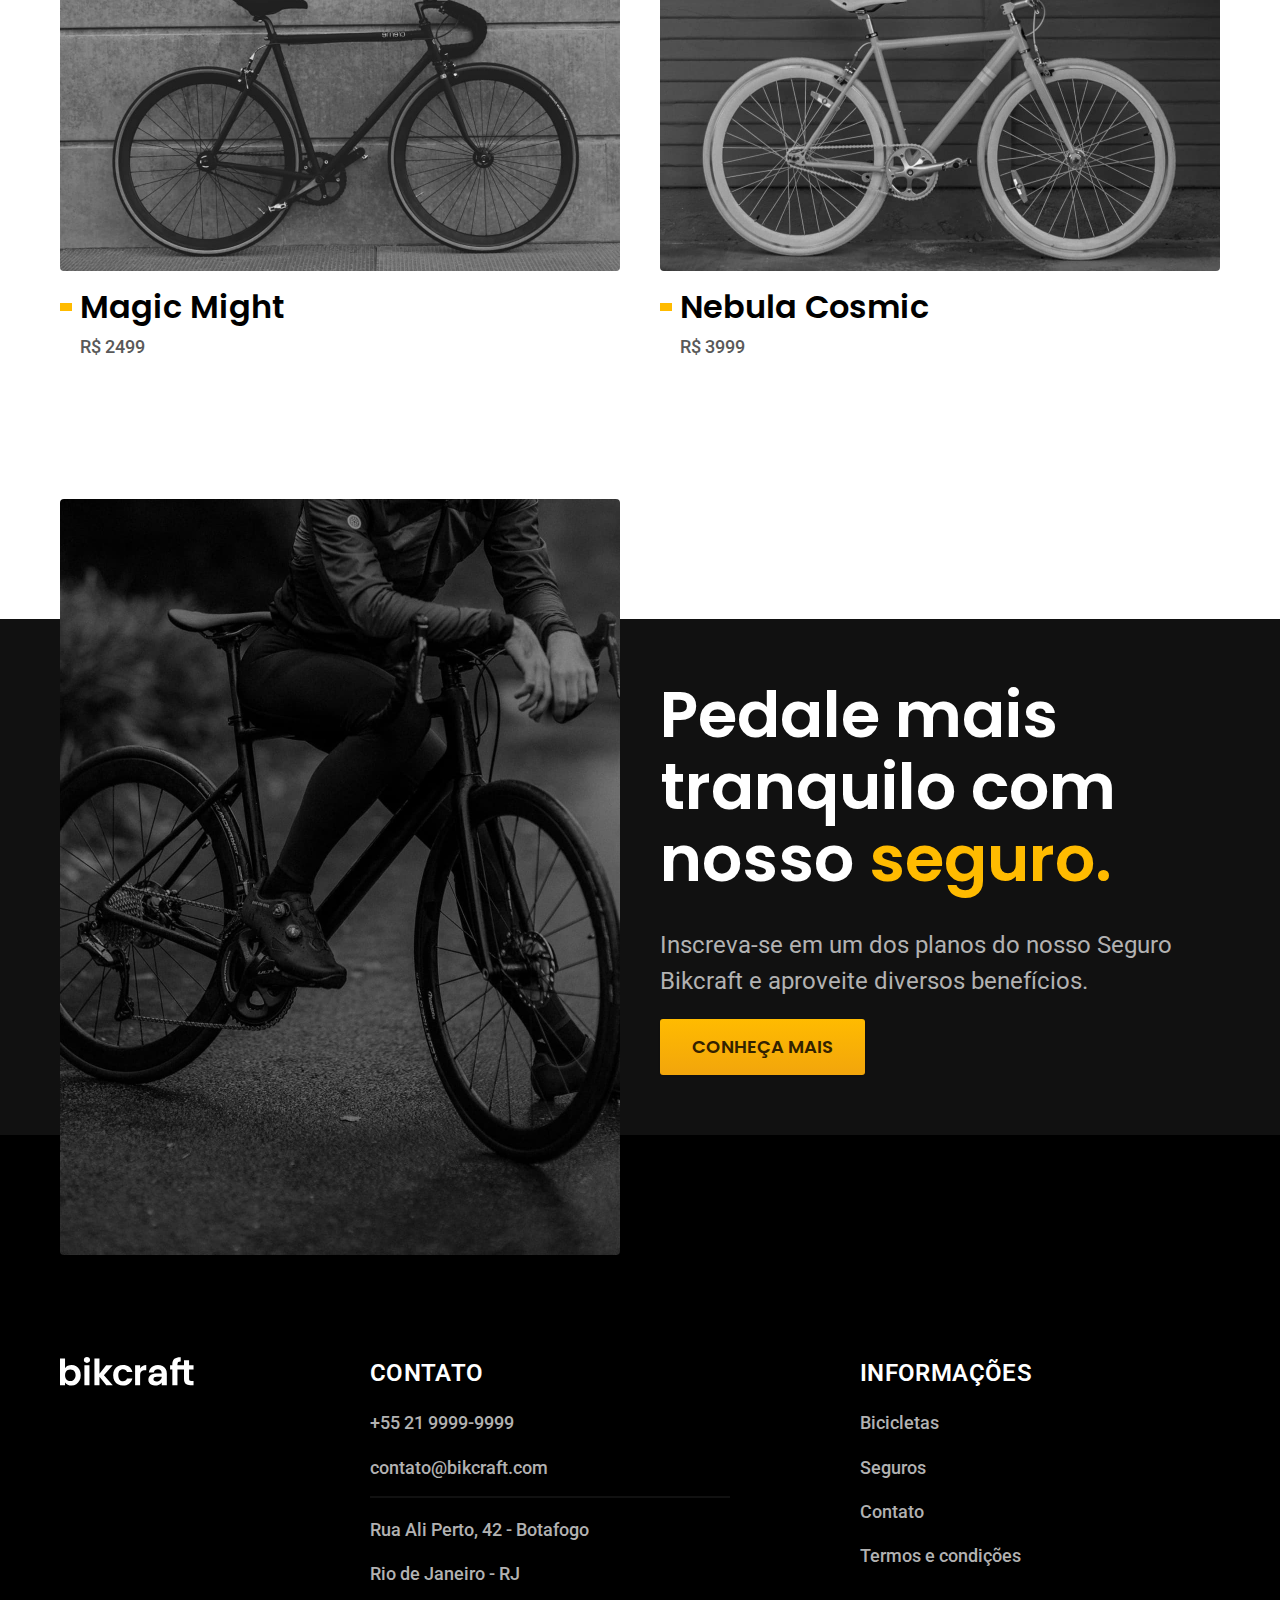
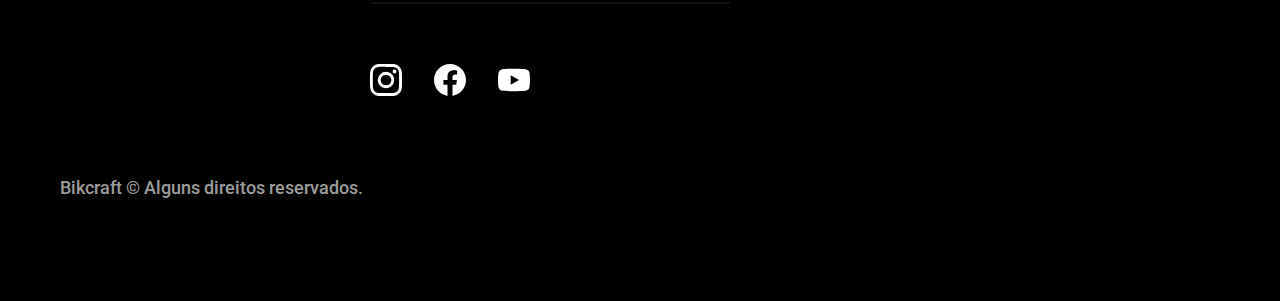
<file: bicicletas/nimbus.html>
<!DOCTYPE html>
<html lang="pt-br">

<head>
  <meta charset="UTF-8">
  <meta name="viewport" content="width=device-width, initial-scale=1.0">
  <title>Nimbus | Bikcraft</title>
  <meta name="description" content="Nimbus">
  <link rel="stylesheet" href="../css/style.css">
  <link rel="preconnect" href="https://fonts.googleapis.com">
  <link rel="preconnect" href="https://fonts.gstatic.com" crossorigin>
  <link href="https://fonts.googleapis.com/css2?family=Poppins:wght@400;600&family=Roboto:wght@400;500&display=swap" rel="stylesheet">
  <link rel="preconnect" href="https://fonts.googleapis.com">
  <link rel="preconnect" href="https://fonts.gstatic.com" crossorigin>
  <link href="https://fonts.googleapis.com/css2?family=Merriweather:ital,wght@1,900&display=swap" rel="stylesheet">

</head>

<body id="bicicleta">
  <header class="header-bg">
    <div class="header container">
      <a href="../">
        <img classe="logo" src="/img/bikcraft.svg" alt="Bikcraft logo">
      </a>
      <nav aria-label="primaria">
        <ul class="header-menu cor-0">
          <li><a class="menu-link font-1-m" href="../bicicletas.html">Bicicletas</a></li>
          <li><a class="menu-link font-1-m" href="../seguros.html">Seguros</a></li>
          <li><a class="menu-link font-1-m" href="../contato.html">Contato</a></li>
        </ul>
      </nav>
    </div>
  </header>
  <main class="titulo-bg">
    <div>
      <div class="titulo container">
        <p class="font-2-xl cor-5">R$4999</p>
        <h1 class="font-1-xxl cor-0">Nimbus Stark<span class="cor-p1">.</span></h1>
      </div>
    </div>

    <div class="bicicleta container">
      <div class="bicicleta-fotos">
        <img src="../img/bicicleta/nimbus1.jpg" alt="Nimbus Stark">
        <img src="../img/bicicleta/nimbus2.jpg" alt="">
        <img src="../img/bicicleta/nimbus3.jpg" alt="">
      </div>

      <div class="bicicleta-info">
        <p class="font-2-l cor-5">A Nimbus Stark é a melhor Bikcraft já criada pela nossa equipe. Ela vem equipada com os melhores acessórios, o que garante maior velocidade.</p>

        <div class="bicicleta-detalhe">
          <a class="botao" href="../orcamento.html">Comprar Agora</a>
          <span class="font-1-xs cor-6"><img src="../img/icones/entrega.svg" alt="">
            entrega em 5 dias</span>
          <span class="font-1-xs cor-6"><img src="../img/icones/estoque.svg" alt="">
            18 em estoque</span>
        </div>

        <h2 class="font-1-xs cor-0">Informações</h2>
        <ul class="bicicleta-informacoes">
          <li>
            <img src="../img/icones/eletrica.svg" alt="">
            <h3 class="font-1-m cor-0">Motor Elétrico</h3>
            <p class="font-2-xs cor-5">Permite você viajar distâncias inimaginaveis com a sua bike.</p>
          </li>
          <li>
            <img src="../img/icones/velocidade.svg" alt="">
            <h3 class="font-1-m cor-0">50 km/h</h3>
            <p class="font-2-xs cor-5">A mais rápida bicicleta elétrica disponível hoje no mercado.</p>
          </li>
          <li>
            <img src="../img/icones/rastreador.svg" alt="">
            <h3 class="font-1-m cor-0">Rastreador</h3>
            <p class="font-2-xs cor-5">Rastreador e sistema anti-furto para garantir o seu sossego.</p>
          </li>
          <li>
            <img src="../img/icones/carbono.svg" alt="">
            <h3 class="font-1-m cor-0">Fibra de carbono</h3>
            <p class="font-2-xs cor-5">Maior proteção possível para a sua Bikcraft com fibra de carbono.</p>
          </li>
        </ul>

        <h2 class="font-1-xs cor-0">Ficha técnica</h2>
        <ul class="bicicleta-ficha font-2-s cor-4">
          <li>Peso <span>9 kg</span></li>
          <li>Altura <span>60 cm</span></li>
          <li>Largura <span>120 cm</span></li>
          <li>Profundidade <span>10 cm</span></li>
          <li>Marchas <span>16</span></li>
          <li>Roda <span>29</span></li>
        </ul>
      </div>
    </div>
  </main>

  <article class="bicicletas-lista container">
    <h2 class="font-1-xxl">escolha a sua<span class="cor-p1">.</span></h2>
    <ul class="itens-lista">
      <li>
        <a href="./magic.html">
          <img src="../img/bicicletas/magic.jpg" alt="Bicicleta preta">
          <h3 class="font-1-xl">Magic Might</h3>
          <span class="font-2-m cor-8">R$ 2499</span>
        </a>
      </li>
      <li>
        <a href="./nebula.html">
          <img src="../img/bicicletas/nebula.jpg" alt="Bicicleta branca">
          <h3 class="font-1-xl">Nebula Cosmic</h3>
          <span class="font-2-m cor-8">R$ 3999</span>
        </a>
      </li>
    </ul>
  </article>

  <article class="seguro-bg">
    <div class="seguro container">
      <div class="seguro-imagem">
        <img src="../img/fotos/seguros.jpg" alt="Pessoa parada em uma bicicleta">
      </div>
      <div class="seguro-conteudo">
        <h2 class="font-1-xxl cor-0">Pedale mais tranquilo com nosso <span class="cor-p1">seguro.</span></h2>
        <p class="font-2-l cor-5">Inscreva-se em um dos planos do nosso Seguro Bikcraft e aproveite diversos benefícios.</p>
        <a class="botao" href="../seguros.html">Conheça Mais</a>
      </div>


    </div>
  </article>








  <footer class="footer-bg">
    <div class="footer container">
      <img class="footer-logo" src="../img/bikcraft.svg" alt="">
      <div>
        <h3 class="font-2-l-b cor-0">Contato</h3>
        <ul class="cor-5 font-2-m lista-1">
          <li><a href="tel:+552199999999">+55 21 9999-9999</a></li>
          <li><a href="mailto:contato@bikcraft.com">contato@bikcraft.com</a></li>
          <li>Rua Ali Perto, 42 - Botafogo</li>
          <li>Rio de Janeiro - RJ</li>
        </ul>
      </div>
      <div>
        <h3 class="font-2-l-b cor-0">Informações</h3>
        <nav aria-label="Secundaria">
          <ul class="cor-5 font-2-m">
            <li><a href="../bicicletas.html">Bicicletas</a></li>
            <li><a href="../seguros.html">Seguros</a></li>
            <li><a href="../contato.html">Contato</a></li>
            <li><a href="../termos.html">Termos e condições</a></li>
          </ul>
        </nav>
      </div>
      <div class="footer-redes">
        <img src="/img/redes/instagram.svg" alt="">
        <img src="/img/redes/facebook.svg" alt="">
        <img src="/img/redes/youtube.svg" alt="">
      </div>

      <p class="font-2-m cor-6 footer-copy">Bikcraft © Alguns direitos reservados.</p>


    </div>

  </footer>

</body>

</html>
</file>
<file: css/style.css>
@import "global/global.css";
@import "/css/utilidades/tipografia.css";
@import "/css/utilidades/cores.css";

@import "/css/global/header.css";

/* UTILIDADES */
@import "/css/utilidades/componentes.css";

/* HOME */
@import "/css/home/introducao.css";
@import "/css/home/tecnologia.css";
@import "/css/home/parceiros.css";
@import "/css/home/depoimento.css";
@import "/css/home/footer.css";

/* Bicicletas */
@import "/css/bicicletas/bicicletas-lista.css";
@import "./bicicletas/bicicletas.css";

/* Bicicleta */
@import "./bicicleta/bicicleta.css";
@import "./bicicleta/seguro.css";

/* Contato */
@import "./contato/contato.css";
@import "./contato/formulario.css";
@import "./contato/lojas.css";

/* Termos */
@import "./termos/termos.css";

/* Orçamento */
@import "./orcamento/orcamento.css";

/* seguros */
@import "./seguros/seguros.css";
@import "./seguros/vantagens.css";
@import "./seguros/perguntas.css";
</file>
<file: css/style.min.css>
body{margin:0;padding:0;font-family:Arial,Helvetica,sans-serif}blockquote,h1,h2,h3,h4,li,p,ul{list-style:none;margin:0;padding:0}a{text-decoration:none;color:var(--cor-texto-1)}img{max-width:100%;height:auto;display:block}img[src$=".jpg"]{border-radius:4px}.font-1-xs{font:400 0.75rem/1.35 Poppins,sans-serif}.font-2-xs{font:400 0.875rem/1.43 Roboto,sans-serif}.font-1-s{font:400 1rem/1.5 Poppins,sans-serif}.font-2-s{font:400 1rem/1.5 Roboto,sans-serif}.font-1-m,.font-1-m-b{font:400 1.125rem/1.35 Poppins,sans-serif}.font-1-m-b{font-weight:600}.font-2-m{font:500 1.125rem/1.35 Roboto,sans-serif}.font-1-l{font:400 1.5rem/1.5 Poppins,sans-serif}.font-2-l{font:400 2rem/1.5 Roboto}.font-2-l,.font-2-l-b{font:400 1.5rem/1.5 Roboto,sans-serif}.font-2-l-b{font-weight:600;letter-spacing:.015em;text-transform:uppercase}.font-1-xl{font:600 2rem/1.25 Poppins,sans-serif}.font-2-xl{font:500 2rem/1.25 Roboto,sans-serif}.font-1-xxl{font:600 4rem/1.125 Poppins,sans-serif}@media (max-width:1200px){.font-1-xxl{font-size:3rem}.font-2-l,.font-2-l-b{font-size:1.125rem}}@media (max-width:1200px){.font-1-xxl{font-size:2rem}.font-1-xl,.font-2-xl{font-size:1.5rem}}:root{--cor-0:#fff;--cor-1:#f7f7f7;--cor-2:#ededed;--cor-3:#dedede;--cor-4:#ccc;--cor-5:#b2b2b2;--cor-6:#9c9c9c;--cor-7:#717171;--cor-8:#595959;--cor-9:#404040;--cor-10:#2e2e2e;--cor-11:#111;--cor-12:#000;--cor-p1:#fb0;--cor-p2:#e4a30b;--cor-p3:#a66f00;--cor-p4:#640;--cor-p5:#320}.cor-0{color:var(--cor-0)}.cor-1{color:var(--cor-1)}.cor-2{color:var(--cor-2)}.cor-3{color:var(--cor-3)}.cor-4{color:var(--cor-4)}.cor-5{color:var(--cor-5)}.cor-6{color:var(--cor-6)}.cor-7{color:var(--cor-7)}.cor-8{color:var(--cor-8)}.cor-9{color:var(--cor-9)}.cor-10{color:var(--cor-10)}.cor-11{color:var(--cor-11)}.cor-12{color:var(--cor-12)}.cor-p1{color:var(--cor-p1)}.js .fadeInDown{transform:translate3d(0,-20px,0)}.js .fadeInUp{transform:translate3d(0,20px,0)}.js .fadeInRight{transform:translate3d(20px,0,0)}.js .fadeInLeft{transform:translate3d(-20px,0,0)}.js [data-anime]{opacity:0}.js .anime{opacity:1;transform:none;transition:transform .8s,opacity .8s}.header-bg{background:var(--cor-12)}.header{display:flex;justify-content:space-between;align-items:center;flex-wrap:wrap;gap:20px;padding-top:20px;padding-bottom:20px}.header-menu{display:flex;gap:40px;flex-wrap:wrap}.menu-link{padding:16px 5px;display:inline-block;position:relative}.menu-link:after{content:"";display:block;background-color:var(--cor-0);height:2px;width:0;margin-top:4px;position:absolute;transition:.3s}.menu-link.ativo::after,.menu-link:hover::after{width:100%}@media (max-width:800px){.header-menu{gap:20px}.menu-link{background:var(--cor-11);padding:12px 16px;border-radius:4px}.menu-link:hover{background:var(--cor-10)}.menu-link:after{display:none}}@media (max-width:600px){.header-menu{gap:12px}.menu-link{padding:8px 12px;font-size:1.142rem}}.container{max-width:1200px;box-sizing:border-box;padding-left:20px;padding-right:20px;margin-left:auto;margin-right:auto}.botao{background:linear-gradient(var(--cor-p1),#f2a50c);color:var(--cor-p5);padding:1rem 2rem;border-radius:3px;text-transform:uppercase;box-shadow:0 1px 2px rgba(0,0,0,.1);display:inline-block;font:600 1.125rem/1.35 Poppins,sans-serif;border:none;cursor:pointer;max-width:max-content}.botao.secundario{background:var(--cor-10);color:var(--cor-2)}.botao.secundario:hover{background:var(--cor-9)}.botao:hover{background:linear-gradient(#fa0,#e59317)}.botao.seta{display:flex;align-items:center}.botao.seta::after{content:"";display:inline-block;width:18px;height:10px;margin-left:12px;background:url("../img/icones/seta.svg");transition:transform .2s}.botao.seta:hover::after{transform:translateX(4px)}@media (max-width:800px){.botao{font-size:1rem;padding:12px 16px}}.link{text-transform:uppercase;display:inline-block;margin-bottom:80px;font:500 1.5rem/1.5 Poppins,sans-serif}.link::after{content:"";display:block;width:100%;height:4px;background:currentColor;margin-top:5px}.link:hover{color:var(--cor-0)}.titulo-bg{padding-top:60px;padding-bottom:60px;background:var(--cor-11)}.titulo{background:url("../img/dec/top-right.svg") no-repeat top right 20px}.titulo p{margin-bottom:4px}@media (max-width:800px){.titulo-bg{padding-top:40px;padding-bottom:40px}.titulo p{font-size:1rem;text-transform:lowercase;font-weight:400}}.introducao-bg{background:var(--cor-12) url("../img/dec/bottom-left.svg") no-repeat bottom 160px left 20px;box-shadow:inset 0 -120px var(--cor-0)}.introducao{display:grid;grid-template-columns:1fr 1fr;gap:0 40px}.introducao-foto img{height:100%;object-fit:cover;width:100%}.introducao-texto{align-self:end;padding-bottom:12.5rem}.introducao-texto h1{margin-bottom:2rem}.introducao-texto p{margin-bottom:2rem}.introducao-texto h1 span{color:var(--cor-p1)}@media (max-width:800px){.introducao-bg{padding-top:40px;background:var(--cor-11);box-shadow:inset 0 -60px var(--cor-0)}.introducao{grid-template-columns:1fr;gap:32px}.introducao-texto{padding-bottom:0}.introducao-texto h1{font-size:2rem;margin-bottom:16px}.introducao-texto p{margin-bottom:16px}.introducao-foto img{height:300px;width:100%;object-fit:cover}}.tecnologia-bg{background:var(--cor-11);box-shadow:inset 0 80px #fff,inset 0 -80px #fff;box-sizing:border-box}.tecnologia span{text-transform:uppercase;margin-bottom:20px;display:inline-block}.tecnologia{display:grid;grid-template-columns:1fr 1fr;gap:0 40px}.tecnologia-texto{padding-top:160px;padding-bottom:160px}.tecnologia h2{margin-bottom:32px}.tecnologia-texto>p{margin-bottom:20px}.tecnologia-imagem img{width:100%;height:100%;object-fit:cover;object-position:left}.tecnologia-flex{display:flex;gap:40px}.tecnologia-flex h3{margin-bottom:8px;width:max-content}.tecnologia-flex img{width:24px;margin-bottom:8px}@media (max-width:800px){.tecnologia-bg{box-shadow:initial}.tecnologia{grid-template-columns:1fr}.tecnologia-texto{padding-top:60px;padding-bottom:60px}.tecnologia-imagem{display:none}.tecnologia a{margin-bottom:60px}}@media (max-width:600px){.tecnologia-flex{flex-direction:column}}.parceiros{padding-top:60px;padding-bottom:120px}.parceiros h2{margin-bottom:60px}.parceiros ul{max-width:1400px;margin:0 auto;display:grid;grid-template-columns:repeat(4,1fr);padding:0 20px}.parceiros li{padding:32px;display:flex;border-left:2px solid var(--cor-2)}.parceiros li:first-child,.parceiros li:nth-child(5){border-left:none}.parceiros li:nth-child(n+5){border-top:2px solid var(--cor-2)}.parceiros img{margin:auto}@media (max-width:800px){.parceiros{padding-bottom:60px}.parceiros h2{margin-bottom:20px}.parceiros ul{grid-template-columns:repeat(2,1fr)}.parceiros li{padding:20px}.parceiros li:nth-child(n+3){border-top:2px solid var(--cor-2)}.parceiros li:nth-child(odd){border-left:none}}.depoimento{display:grid;grid-template-columns:1fr 1fr;background:var(--cor-p1) url("../img/dec/bottom-right-p.svg") no-repeat bottom 40px right 40px;overflow:hidden}.depoimento img{border-radius:0;width:100%;height:100%;object-fit:cover}.depoimento-texto{padding:40px 40px 80px 80px;align-self:end}.depoimento-texto p{font-family:Merriweather,serif;font-style:italic;font-weight:900;max-height:32ch;position:relative;padding-bottom:40px}.depoimento p:after,.depoimento p:before{font-size:5rem;color:var(--cor-p2);position:absolute}.depoimento p::before{content:"“";left:-50px;top:-20px}.depoimento p::after{content:"”"}@media (max-width:800px){.depoimento{grid-template-columns:1fr;text-align:center}.depoimento-texto{padding:40px 20px;justify-self:center}.depoimento img{max-height:300px}}.footer-bg{background-color:var(--cor-12);padding:40px}.footer{display:grid;grid-template-columns:3fr 5fr 4fr;gap:40px;padding-top:60px;padding-bottom:60px}.footer h3{padding-bottom:20px}.footer ul li{margin-bottom:20px}.lista-1 li:nth-child(even):after{content:"";display:block;max-width:360px;height:2px;background:var(--cor-11);margin-top:16px}.footer a:hover{color:var(--cor-0)}.footer-redes{grid-column:2;display:flex;gap:32px}.footer-copy{grid-column:1/3;margin-top:40px}@media (max-width:800px){.footer{grid-template-columns:1fr 1fr}.footer-logo{display:none}.footer-redes{grid-column:1}}@media (max-width:600px){.footer{grid-template-columns:1fr}.footer-redes{grid-column:unset}.footer-copy{grid-column:unset;margin-top:0}}.bicicletas-lista{padding-top:60px;padding-bottom:120px}.bicicletas-lista h2{margin-bottom:40px}.itens-lista{display:flex;gap:40px;padding:0 20px;max-width:1400px;margin:0 auto;overflow-x:auto}#bicicleta .itens-lista{padding:0 0 20px 0}.itens-lista li{min-width:280px}.itens-lista img{margin-bottom:16px}.itens-lista a{display:block}.itens-lista h3{margin-bottom:8px;display:flex;align-items:center}.itens-lista h3::before{content:"";display:inline-block;width:12px;height:8px;margin-right:8px;background:var(--cor-p1);transition:width .2s}.itens-lista a:hover h3:before{width:20px}.itens-lista span{padding-left:20px}@media (max-width:800px){.bicicletas-lista{padding-bottom:60px}.bicicletas-lista ul{gap:20px}}.bicicletas-bg{background-image:linear-gradient(to right,var(--cor-0) 30%,var(--cor-11) 30%)}.bicicletas{display:grid;grid-template-columns:1fr 1fr;gap:40px;padding:60px 0;background:url("../img/dec/top-right.svg") no-repeat top 40px right 20px}.bicicletas-imagem{position:relative}.bicicletas-imagem span{background:var(--cor-12);padding:8px 16px 8px 8px;display:inline-block;position:absolute;right:0;top:20px;border-radius:4px 0 0 4px}.bicicletas-info{display:grid;grid-template-columns:1fr auto;align-content:start}.bicicletas h2{margin-bottom:20px;grid-column:1/-1}.bicicletas h2:before{content:"";display:block;width:12px;height:8px;background:var(--cor-p1);margin-bottom:8px}.bicicletas-info p{margin-bottom:32px;grid-column:1/-1}.bicicletas ul li{display:flex;align-items:center}.bicicletas ul li+li{padding-top:16px}.bicicletas ul img{width:24px;margin-right:8px}.bicicletas a{place-self:end}@media (max-width:800px){.bicicletas{grid-template-columns:1fr;gap:20px;padding-top:40px;padding-bottom:40px}.bicicletas-bg{background:var(--cor-11)}}@media (max-width:600px){.bicicletas-info{grid-template-columns:1fr}.bicicletas ul{margin-bottom:32px;display:grid;grid-template-columns:1fr 1fr}.bicicletas a{place-self:start}}.bicicleta{display:grid;grid-template-columns:1fr 1fr;gap:40px;padding-top:60px;padding-bottom:60px;align-items:start}.bicicleta-fotos{display:flex;flex-wrap:wrap;gap:20px}.bicicleta-fotos img{flex:1;min-width:200px}.bicicleta-fotos img:first-child{min-width:100%}.bicicleta-info>p{margin-bottom:32px}.bicicleta-info h2{text-transform:uppercase;letter-spacing:.015em;margin-bottom:12px}.bicicleta-detalhe{display:grid;grid-template-columns:max-content auto;gap:8px 12px;align-items:center;justify-items:start;margin-bottom:40px}.bicicleta-detalhe a{grid-row:span 2}.bicicleta-detalhe span{background:var(--cor-12);padding:4px 8px;border-radius:4px;display:flex;align-items:center;gap:8px}.bicicleta-informacoes{background:var(--cor-12);letter-spacing:.015em;padding:32px;margin-bottom:12px}.bicicleta-ficha,.bicicleta-informacoes{padding:32px;background:var(--cor-12);border-radius:4px}.bicicleta-informacoes{display:grid;grid-template-columns:1fr 1fr;gap:32px;margin-bottom:40px}.bicicleta-informacoes img{width:24px;margin-bottom:4px}.bicicleta-informacoes h3{margin-bottom:8px}.bicicleta-ficha{background:var(--cor-12);padding:40px}.bicicleta-ficha li{padding:4px 0;display:flex;justify-content:space-between;border-bottom:1px solid var(--cor-11)}.bicicleta-ficha li:last-child{border-bottom:none}.bicicleta-ficha span{color:var(--cor-6)}@media (max-width:800px){.bicicleta{grid-template-columns:1fr;padding-top:40px;padding-bottom:40px}.bicicleta-fotos{grid-row:2}#bicicleta .titulo p{text-transform:uppercase}}@media (max-width:400px){#bicicleta .header-menu{justify-content:center}.bicicleta-informacoes{grid-template-columns:1fr}.bicicleta-detalhe{grid-template-columns:1fr}}.seguro-bg{background:var(--cor-11);box-shadow:inset 0 120px var(--cor-0),inset 0 -120px var(--cor-12)}.seguro{display:grid;grid-template-columns:1fr 1fr;gap:40px}.seguro-imagem img{width:100%;height:100%;object-fit:cover}.seguro-conteudo{padding-top:180px;padding-bottom:180px}.seguro h2{margin-bottom:32px}.seguro p{margin-bottom:20px}@media (max-width:800px){.seguro{grid-template-columns:1fr}.seguro-conteudo{grid-row:1;padding-bottom:0}.seguro-imagem{height:200px}}#contato{background:linear-gradient(var(--cor-11) 600px,var(--cor-1) 0)}.contato{display:grid;grid-template-columns:5fr 7fr}.contato-dados{background:var(--cor-12) url("../img/dec/bottom-left.svg") no-repeat bottom 20px left 20px;border-radius:5px 0 0 5px;display:grid}.contato-dados h2{margin-bottom:60px}.contato-dados p{margin-bottom:8px}.contato-endereco{margin-bottom:32px;background:url(../img/icones/local.svg) no-repeat 0 2px;padding-left:28px}.contato-meios a{display:block;max-width:max-content;margin-bottom:8px;padding-left:28px}.contato-meios a:first-child{background:url(../img/icones/email.svg) no-repeat 0 2px}.contato-meios a:hover{color:var(--cor-0)}.contato-meios a:nth-child(2){margin-bottom:32px}.contato-meios a:nth-child(3){background:url(../img/icones/telefone.svg) no-repeat 0 2px;margin-bottom:60px}.contato-redes{display:flex;gap:32px;padding-left:28px}.contato-formulario{background:var(--cor-0) url("../img/dec/bottom-right.svg") no-repeat bottom 20px right 20px;border-radius:0 5px 5px 0}.contato-dados,.contato-formulario{padding:60px;box-shadow:0 1px 2px rgb(0 0 0 / .1)}@media (max-width:800px){.contato{grid-template-columns:1fr}.contato-dados,.contato-formulario{padding:20px}.contato-dados{border-radius:5px 5px 0 0;background:var(--cor-12)}.contato-dados h2,.contato-meios a:nth-child(3){margin-bottom:32px}.contato-redes{margin-bottom:12px}.contato-formulario{border-radius:0 0 5px 5px}}.form{display:grid;grid-template-columns:1fr 1fr;gap:20px}.form label{display:block;font:600 1rem/1.5 Poppins,sans-serif;margin-bottom:4px}.form input[type=email],.form input[type=text],.form textarea{font:400 1rem/1.5 Roboto,sans-serif;background:var(--cor-1);border:1px solid var(--cor-2);padding:12px;border-radius:4px;width:100%;box-sizing:border-box}.form input[type=email]:focus,.form input[type=text]:focus,.form textarea:focus{outline:0;border-color:var(--cor-p1);background:var(--cor-0);box-shadow:0 0 0 2px #fea}.form .col-2{grid-column:span 2}@media (max-width:600px){.form{grid-template-columns:1fr}.form .col-2{grid-column:1}}.contato-lojas h2{margin-top:120px;margin-bottom:60px;grid-column:1/-1}.contato-lojas{display:grid;grid-template-columns:1fr 1fr;gap:0 40px}.contato-lojas img{border-radius:4px 4px 0 0;margin-bottom:0;display:block}.contato-lojas .loja-info{background:var(--cor-0);padding:40px 30px;display:grid;grid-template-columns:1fr 1fr;border-radius:0 0 4px 4px}.loja{box-shadow:0 1px 2px rgba(0 0 0 / .1);border-radius:var(--cor-0);margin-bottom:120px}.loja-info h3{margin-bottom:30px;grid-column:1/-1}.contato-lojas .loja-info ul{grid-column:1;border-left:3px solid var(--cor-1)}.contato-lojas .loja-info a{display:block;border-left:3px solid var(--cor-1)}.loja-info p{margin-top:40px;grid-column:1/-1;background-image:url("../img/icones/horario.svg");background-repeat:no-repeat;padding-left:25px}.loja-info a,.loja-info ul{padding-left:20px}.loja-info a:hover{color:var(--cor-6)}.loja-info a:first-child,.loja-info li:first-child{padding-bottom:8px}@media (max-width:800px){.contato-lojas{margin-bottom:0;grid-template-columns:1fr}.contato-lojas h2{margin-top:60px;margin-bottom:30px}.contato-lojas .loja-info{grid-template-columns:1fr}.loja-info a,.loja-info li{padding-bottom:8px}.loja-info ul{margin-bottom:20px}.loja{margin-bottom:60px}}.termos{padding-top:80px;padding-bottom:80px}.termos h2{font-weight:600}.termos p{max-width:75ch;margin-bottom:24px}.termos p+h2{margin-top:40px}#orcamento{background:linear-gradient(var(--cor-11) 600px,var(--cor-1) 0)}.orcamento{display:grid;grid-template-columns:5fr 7fr;padding-bottom:120px}.orcamento h2{text-transform:uppercase;position:relative;display:flex;align-items:center}.orcamento h2::before{content:"";display:inline-block;position:absolute;width:4px;height:8px;background-color:var(--cor-p1);left:-12px}.orcamento-dados,.orcamento-produto{padding:60px;box-shadow:0 1px 2px rgba(0,0,0,.1)}.orcamento-produto{border-radius:5px 0 0 5px;background:var(--cor-12) url("../img/dec/bottom-left.svg") no-repeat bottom 20px left 20px;display:grid;grid-template-columns:1fr 1fr;align-content:start;gap:20px}.orcamento-produto label{color:var(--cor-4);background-color:var(--cor-10)}.orcamento-produto>*{grid-column:1/-1}.orcamento-produto>label{grid-column:initial}.orcamento-produto label{font:400 1rem/1.5 Poppins,sans-serif;color:var(--cor-4);background:var(--cor-10);padding:12px 16px;border-radius:4px;cursor:pointer;display:grid;grid-template-columns:auto 1fr auto;align-items:center;border:1px solid var(--cor-10)}.orcamento-produto label span{display:none}.orcamento-produto input:checked+label span{display:inline-block}.orcamento-produto label::before{content:"";display:inline-block;box-sizing:border-box;width:12px;height:12px;border:1px solid var(--cor-6);border-radius:50%;margin-right:8px}.orcamento-produto input:checked+label::before{border-color:var(--cor-7);box-shadow:inset 0 0 0 3px var(--cor-0),inset 0 0 0 6px var(--cor-7)}.orcamento-produto input{opacity:0;position:absolute;pointer-events:none}.orcamento-produto label:hover{background-color:var(--cor-9);border-color:var(--cor-9)}.orcamento-produto input:focus+label{box-shadow:0 0 0 2px var(--cor-p1);border-color:var(--cor-12)}.orcamento-produto input:checked+label{background-color:var(--cor-0);color:var(--cor-12)}.orcamento-dados{border-radius:0 5px 5px 0;background:var(--cor-0) url("../img/dec/bottom-right.svg") no-repeat bottom 20px right 20px}.orcamento-conteudo{display:none}#bikcraft:checked~#orcamento-bikcraft,#seguro:checked~#orcamento-seguro{display:grid;gap:20px}.orcamento-conteudo h2,.orcamento-dados h2:nth-of-type(n+2){margin-top:20px}.orcamento-conteudo h2,.orcamento-produto h2{margin-bottom:20px}.orcamento-detalhes{display:none;grid-template-columns:1fr 1fr;background:var(--cor-0);padding:20px;border-radius:4px;align-items:center}.orcamento-detalhes li{display:flex;align-items:center;margin-bottom:8px}.orcamento-detalhes li img{width:16px;margin-right:8px}.orcamento-produto input:checked+label+.orcamento-detalhes{display:grid}@media (max-width:1200px){.orcamento-dados,.orcamento-produto{padding:32px}}@media (max-width:800px){.orcamento{grid-template-columns:1fr}.orcamento-produto{border-radius:5px 5px 0 0;background:var(--cor-12)}.orcamento-dados{border-radius:0 0 5px 5px}}@media (max-width:400px){.orcamento-produto{grid-template-columns:1fr}}.seguros-bg{background:var(--cor-11)}.seguros-grid{display:grid;grid-template-columns:1fr 1fr;padding-top:60px;padding-bottom:60px;gap:40px;align-items:center}.seguros-item{background:var(--cor-12);padding-bottom:40px}.seguros-topo{display:flex;padding:40px 40px 0 80px;justify-content:space-between}.seguros-topo span{display:block;text-align:right}.seguros-item h3{text-transform:uppercase}.seguros ul{padding-top:20px;padding-left:80px}.seguros-item ul li{padding-bottom:20px;position:relative;display:flex;align-items:center}.seguros-item li::before{content:"";display:block;position:absolute;left:-21px;width:13px;height:9px;background-image:url("../img/icones/lista.svg")}.seguros-item .botao{margin-left:80px}@media (max-width:800px){.seguros-grid{grid-template-columns:1fr}}#seguros .seguros-grid{padding-top:0}#seguros .seguros-item{border-radius:4px}.vantagens-bg{background:var(--cor-12)}.vantagens{padding-top:120px;padding-bottom:120px}.vantagens h2{margin-bottom:60px}.vantagens ul{display:grid;grid-template-columns:repeat(auto-fit,minmax(280px,max-content));gap:40px 80px}.vantagens h3,.vantagens img{margin-bottom:8px}@media (max-width:800px){.vantagens{padding-top:60px;padding-bottom:60px}.vantagens h2{margin-bottom:40px}.vantagens ul{gap:20px}}.perguntas{padding-top:120px;padding-bottom:120px}.perguntas h2{margin-bottom:60px}.perguntas dl>div{padding:20px;border-radius:4px}.perguntas dl>div:nth-child(odd){background:var(--cor-1)}.perguntas button{display:grid;grid-template-columns:auto 1fr auto;align-items:center;gap:8px;cursor:pointer;border:none;background:0 0;width:100%;text-align:left}.perguntas button::before{content:"";display:inline-block;width:12px;height:8px;background-color:var(--cor-p1)}.perguntas button::after{content:"";display:inline-block;width:14px;height:6px;background:url(../img/icones/seta-abrir.svg)}.perguntas button:hover::after,.perguntas button[aria-expanded=true]::after{transform:rotate(180deg);transition:.3s}.perguntas dd{display:none}.perguntas dd.ativa{display:block}.perguntas dd{padding-left:20px;padding-top:16px;max-width:80ch}@media (max-width:800px){.perguntas{padding-top:60px;padding-bottom:60px}.perguntas h2{margin-bottom:40px}}
</file>
